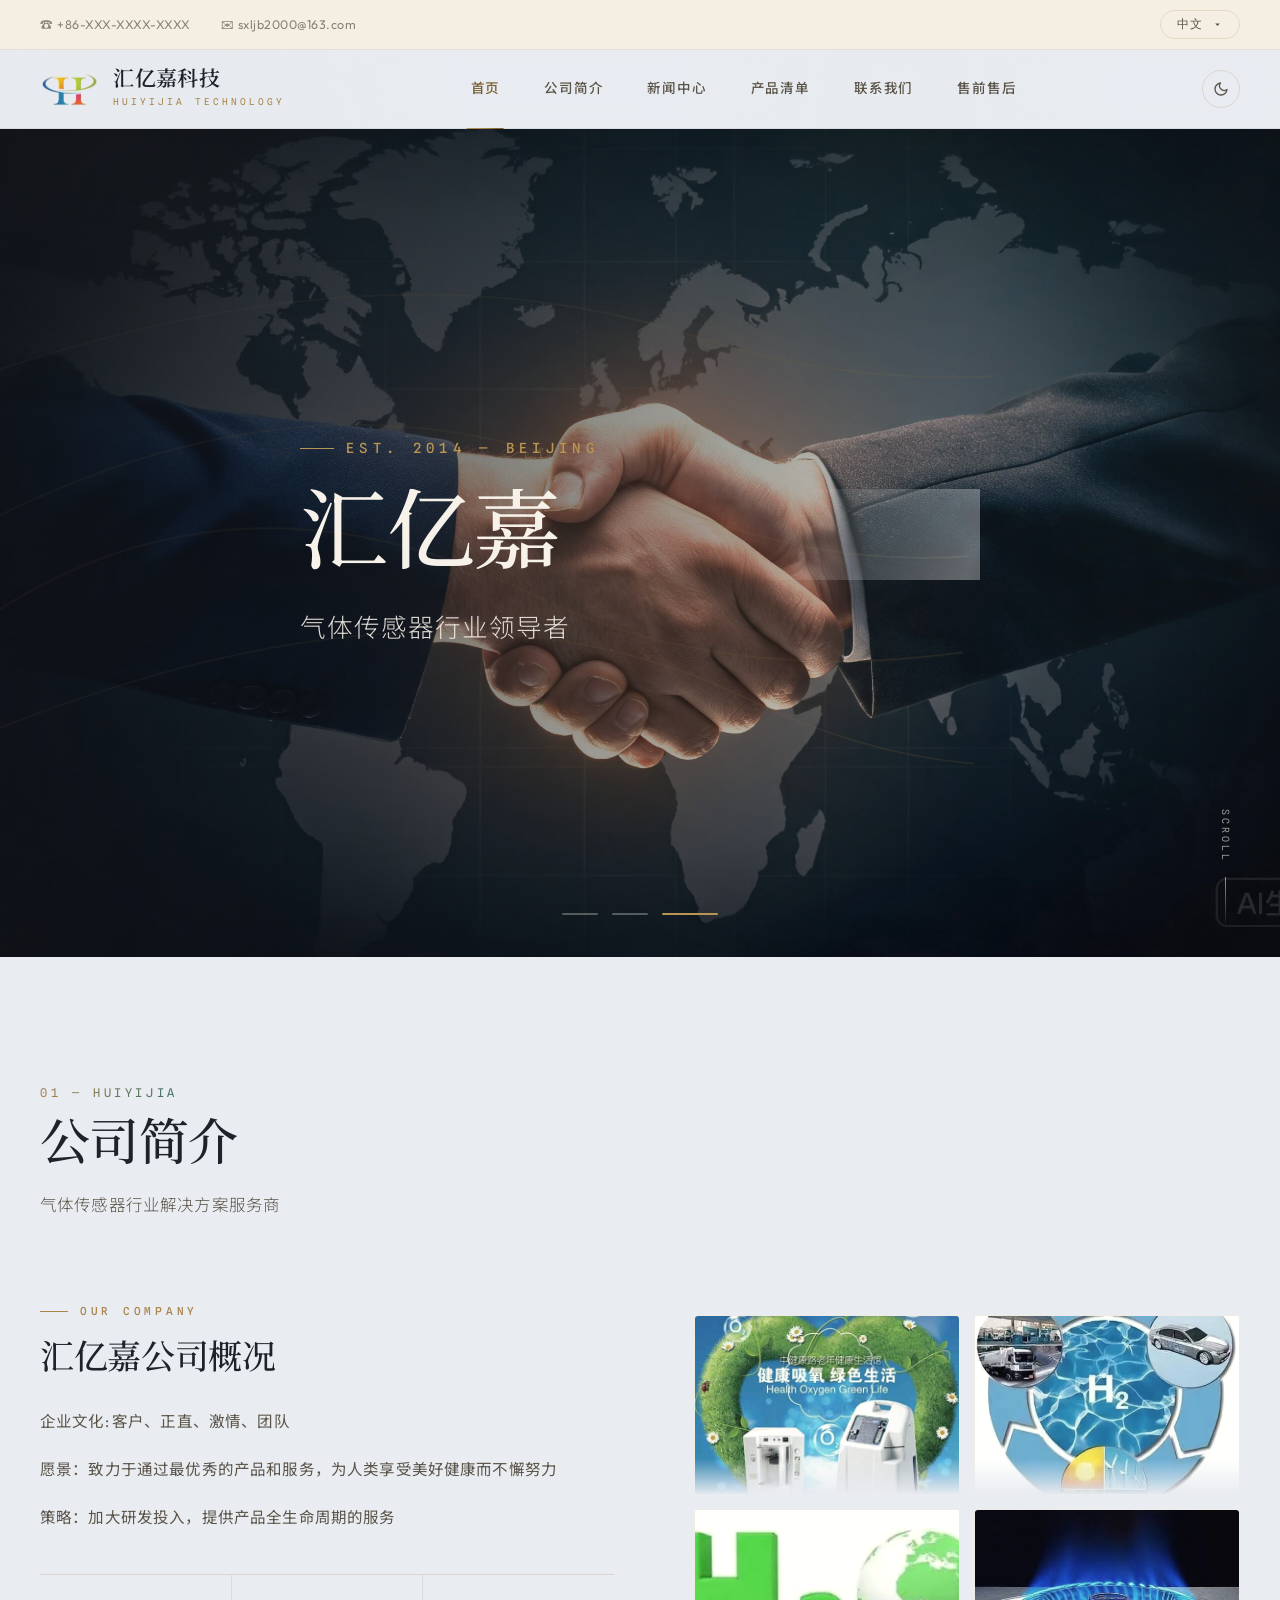
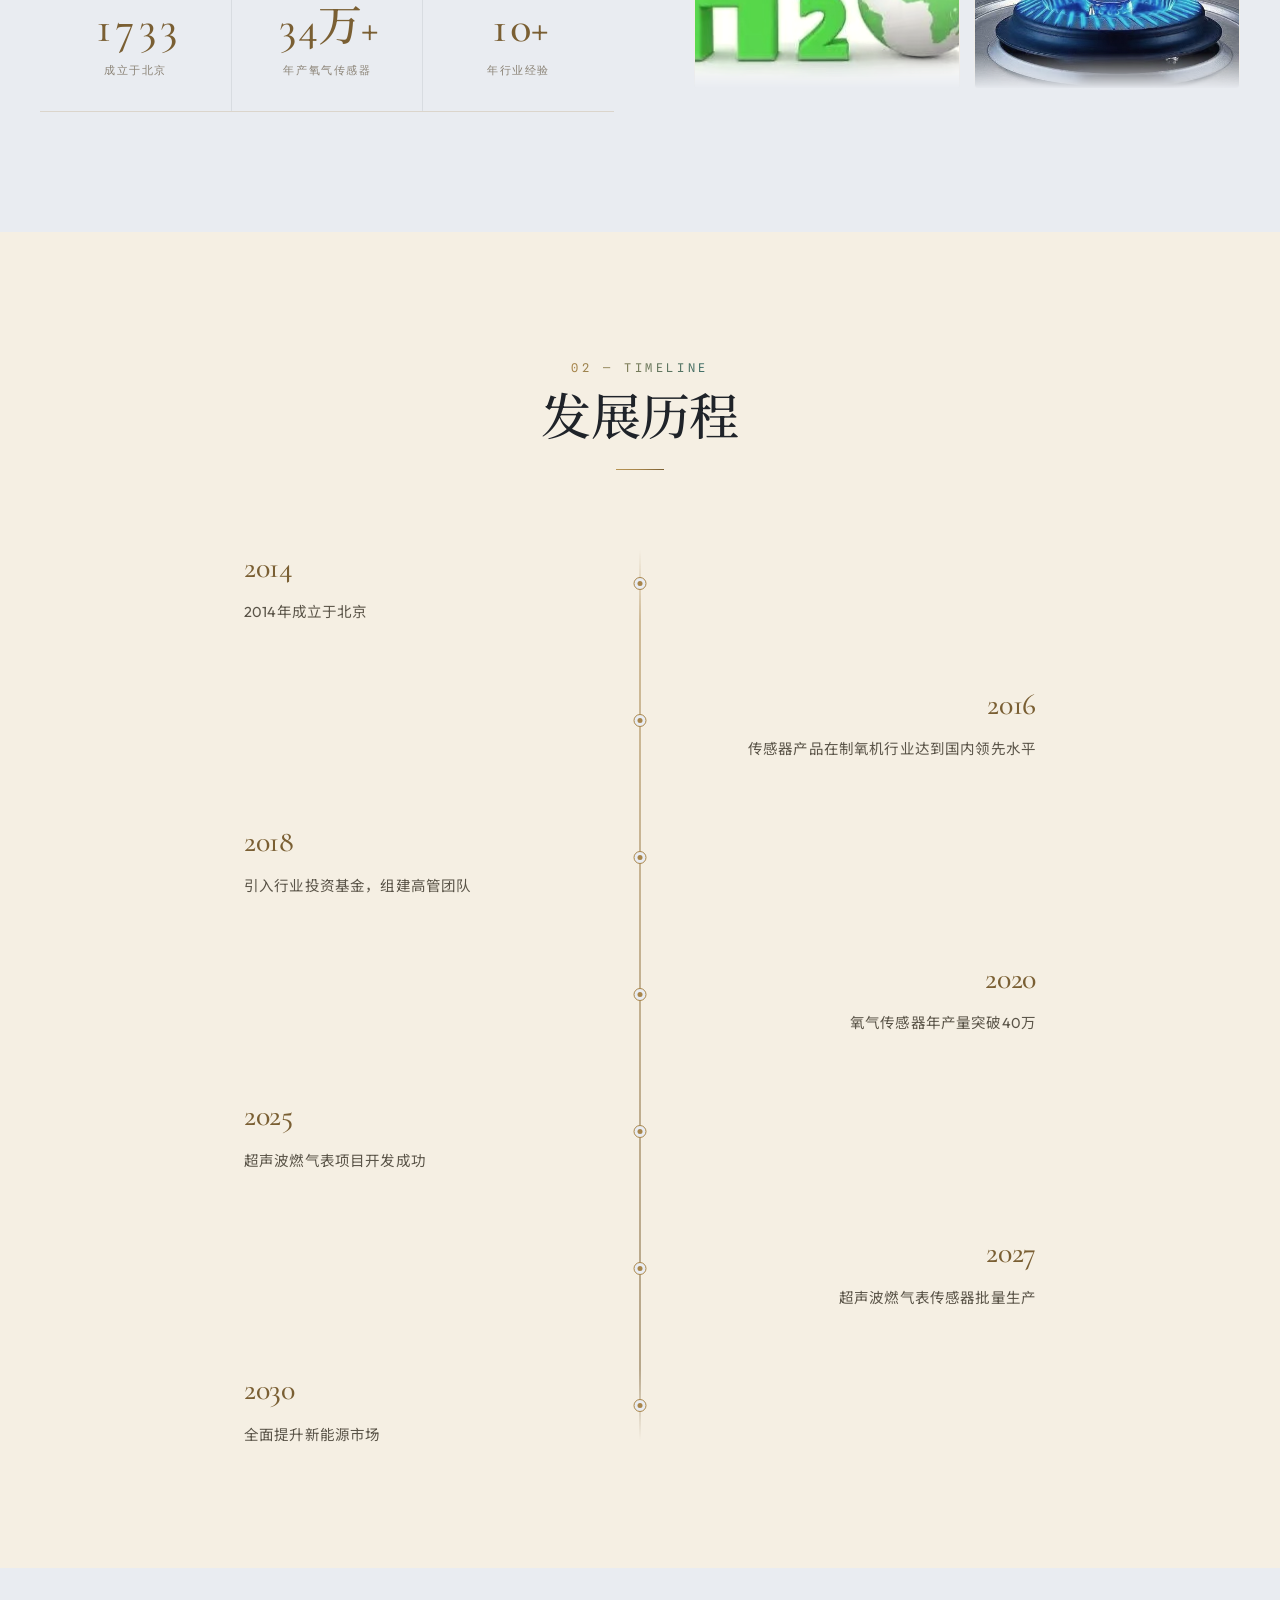
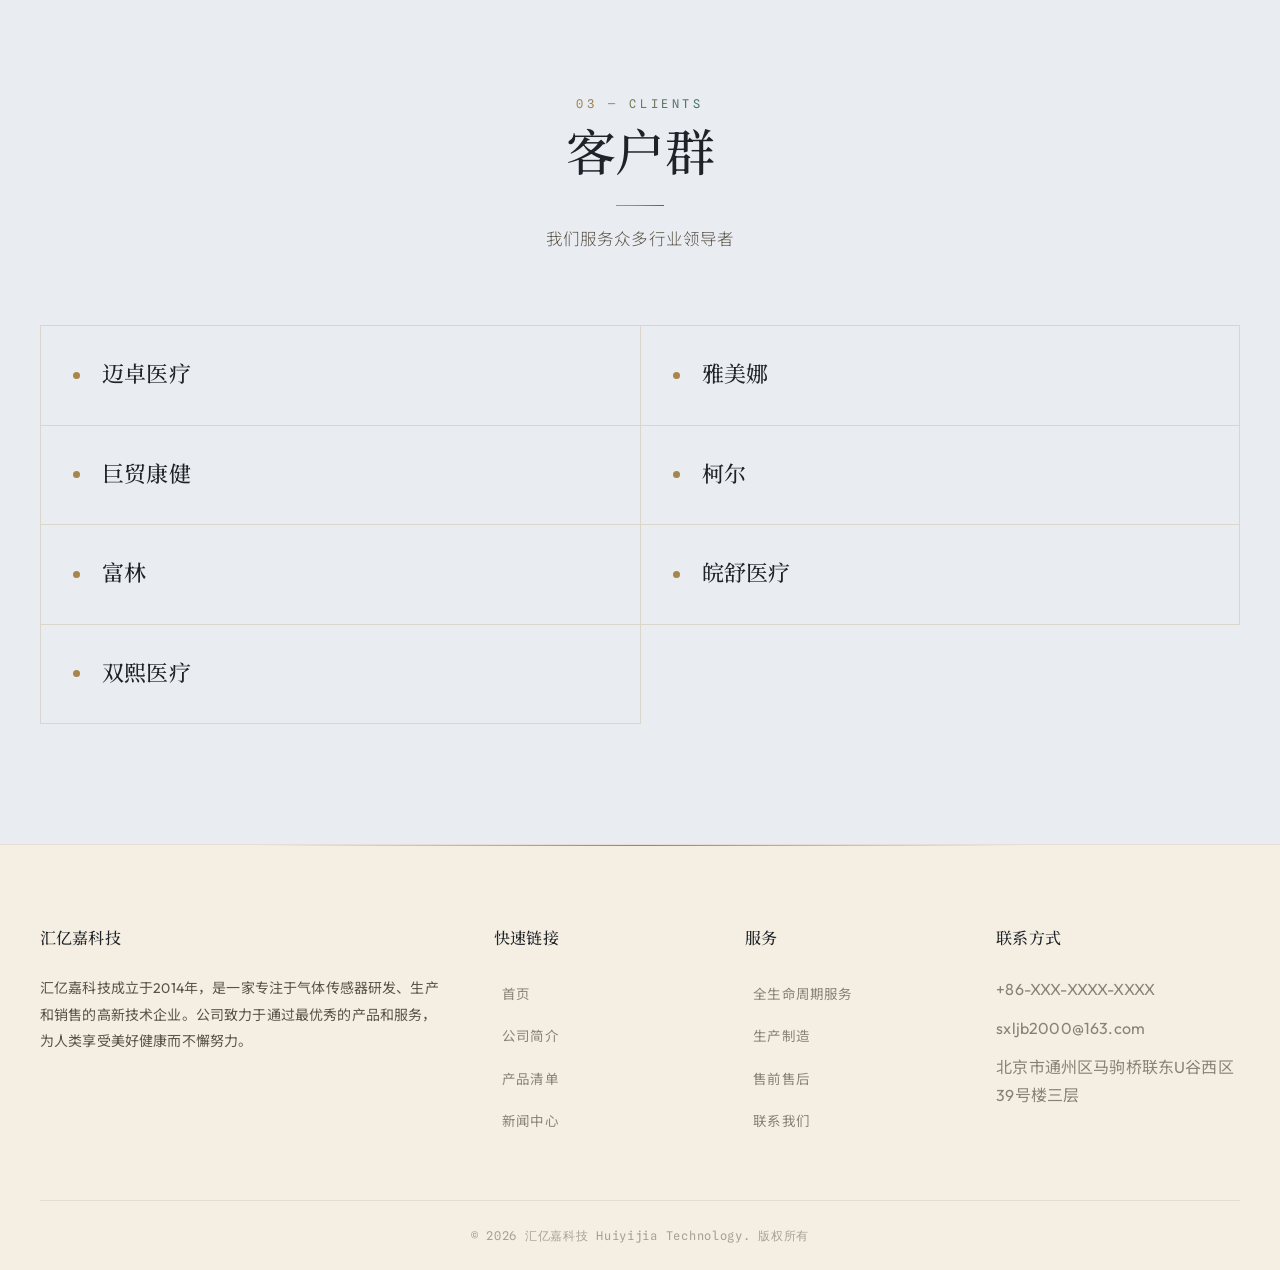
<file: index.html>
<!DOCTYPE html>
<html lang="zh-CN">
<head>
<meta charset="UTF-8">
<meta name="viewport" content="width=device-width, initial-scale=1.0">
<script>(function(){var t=localStorage.getItem('theme')||'light';document.documentElement.setAttribute('data-theme',t);})();</script>
<title>首页 | Huiyijia | Huiyijia Technology</title>
<meta name="description" content="汇亿嘉科技 — 气体传感器行业领导者，专注氧气传感器、超声波燃气表传感器的研发与制造。">
<link rel="preconnect" href="https://fonts.googleapis.com">
<link rel="preconnect" href="https://fonts.gstatic.com" crossorigin>
<link href="https://fonts.googleapis.com/css2?family=Cormorant+Garamond:ital,wght@0,300;0,400;0,500;0,600;0,700;1,400;1,500&family=Outfit:wght@300;400;500;600;700&family=Spline+Sans+Mono:wght@400;500&family=Noto+Serif+SC:wght@400;500;600;700&family=Noto+Sans+SC:wght@300;400;500;600&display=swap" rel="stylesheet">
<link rel="stylesheet" href="style.css">
</head>
<body>
<div class="top-bar">
  <div class="container">
    <div class="top-bar-left">
      <span>&#9742; +86-XXX-XXXX-XXXX</span>
      <span>&#9993; sxljb2000@163.com</span>
    </div>
    <div class="top-bar-right">
      <div class="lang-switcher" id="langSwitcher">
        <button class="lang-btn" onclick="toggleLang()">
          <span id="currentLang">中文</span>
          <svg viewBox="0 0 24 24"><path d="M7 10l5 5 5-5z"/></svg>
        </button>
        <div class="lang-dropdown" id="langDropdown"></div>
      </div>
    </div>
  </div>
</div>
<header class="header">
  <div class="container">
    <a href="index.html" class="logo">
      <img src="images/logo.png" alt="汇亿嘉科技" class="logo-img logo-img-lg">
      <div>
        <div class="logo-text">汇亿嘉科技</div>
        <div class="logo-sub">HUIYIJIA TECHNOLOGY</div>
      </div>
    </a>
    <nav class="nav-list" id="navList">
      <a href="index.html" data-i18n="nav_home" class="active">首页</a>
      <a href="about.html" data-i18n="nav_about">公司简介</a>
      <a href="news.html" data-i18n="nav_news">新闻中心</a>
      <a href="products.html" data-i18n="nav_products">产品清单</a>
      <a href="contact.html" data-i18n="nav_contact">联系我们</a>
      <a href="aftersales.html" data-i18n="nav_aftersales">售前售后</a>
    </nav>
    <button class="theme-toggle" id="themeToggle" aria-label="切换主题"><svg class="icon-moon" viewBox="0 0 24 24"><path d="M21 12.79A9 9 0 1 1 11.21 3 7 7 0 0 0 21 12.79z"/></svg><svg class="icon-sun" viewBox="0 0 24 24"><circle cx="12" cy="12" r="5"/><line x1="12" y1="1" x2="12" y2="3"/><line x1="12" y1="21" x2="12" y2="23"/><line x1="4.22" y1="4.22" x2="5.64" y2="5.64"/><line x1="18.36" y1="18.36" x2="19.78" y2="19.78"/><line x1="1" y1="12" x2="3" y2="12"/><line x1="21" y1="12" x2="23" y2="12"/><line x1="4.22" y1="19.78" x2="5.64" y2="18.36"/><line x1="18.36" y1="5.64" x2="19.78" y2="4.22"/></svg></button>
    <div class="mobile-toggle" onclick="document.getElementById('navList').classList.toggle('open')">
      <span></span><span></span><span></span>
    </div>
  </div>
</header>
<section class="hero">
  <div class="hero-slide active"><img src="images/hero-1.png" alt=""></div>
  <div class="hero-slide"><img src="images/hero-2.png" alt=""></div>
  <div class="hero-slide"><img src="images/hero-3-new.jpg" alt=""></div>
  <div class="hero-overlay"></div>
  <div class="hero-spotlight"></div>
  <svg class="beams-svg" preserveAspectRatio="none" viewBox="0 0 1200 800">
    <path class="beam-path" d="M -50 400 Q 300 200 600 350 T 1250 300" />
    <path class="beam-path" d="M -50 500 Q 200 300 500 450 T 1250 400" style="animation-delay:.5s" />
    <path class="beam-path" d="M -50 600 Q 400 400 700 550 T 1250 500" style="animation-delay:1s" />
    <path class="beam-path" d="M -50 250 Q 350 100 650 200 T 1250 150" style="animation-delay:1.5s" />
  </svg>
  <div class="hero-content">
    <span class="eyebrow">EST. 2014 — BEIJING</span>
    <h1 data-i18n="hero_title" class="shiny-text">汇亿嘉</h1>
    <p data-i18n="hero_sub">气体传感器行业领导者</p>
  </div>
  <div class="hero-dots">
    <span class="active" onclick="goSlide(0)"></span>
    <span onclick="goSlide(1)"></span>
    <span onclick="goSlide(2)"></span>
  </div>
  <div class="hero-scroll">SCROLL</div>
</section>
<section class="section">
  <div class="container">
    <div class="section-header fade-up">
      <span class="section-index gradient-text">01 — HUIYIJIA</span>
      <h2 data-i18n="about_title">公司简介</h2>
      <p data-i18n="about_subtitle" class="text-generate">气体传感器行业解决方案服务商</p>
    </div>
    <div class="about-grid">
      <div class="about-text fade-up">
        <span class="eyebrow">OUR COMPANY</span>
        <h3 data-i18n="about_heading">汇亿嘉公司概况</h3>
        <p data-i18n="about_p1">企业文化: 客户、正直、激情、团队</p>
        <p data-i18n="about_p2">愿景：致力于通过最优秀的产品和服务，为人类享受美好健康而不懈努力</p>
        <p data-i18n="about_p3">策略：加大研发投入，提供产品全生命周期的服务</p>
        <div class="about-stats">
          <div class="stat-item"><div class="stat-num" data-count="2014">0</div><div class="stat-label" data-i18n="stat_founded">成立于北京</div></div>
          <div class="stat-item"><div class="stat-num" data-count="40" data-suffix="万+">0</div><div class="stat-label" data-i18n="stat_output">年产氧气传感器</div></div>
          <div class="stat-item"><div class="stat-num" data-count="12" data-suffix="+">0</div><div class="stat-label" data-i18n="stat_years">年行业经验</div></div>
        </div>
      </div>
      <div class="about-images fade-up">
        <img src="images/company-overview-1.png" alt="">
        <img src="images/company-overview-2.png" alt="">
        <img src="images/company-overview-3.png" alt="">
        <img src="images/company-overview-4.png" alt="">
      </div>
    </div>
  </div>
</section>
<section class="section section-alt">
  <div class="container">
    <div class="section-header center fade-up">
      <span class="section-index gradient-text">02 — TIMELINE</span>
      <h2 data-i18n="timeline_title">发展历程</h2>
    </div>
    <div class="timeline tracing-beam-wrapper">
      <svg class="tracing-beam-svg"><path class="tracing-beam-path" d="M 0.5 0 L 0.5 800" /></svg>
      <div class="timeline-item fade-up"><div class="timeline-dot"></div><div class="timeline-content"><div class="timeline-year">2014</div><div class="timeline-text" data-i18n="tl_2014">2014年成立于北京</div></div></div>
      <div class="timeline-item fade-up"><div class="timeline-dot"></div><div class="timeline-content"><div class="timeline-year">2016</div><div class="timeline-text" data-i18n="tl_2016">传感器产品在制氧机行业达到国内领先水平</div></div></div>
      <div class="timeline-item fade-up"><div class="timeline-dot"></div><div class="timeline-content"><div class="timeline-year">2018</div><div class="timeline-text" data-i18n="tl_2018">引入行业投资基金，组建高管团队</div></div></div>
      <div class="timeline-item fade-up"><div class="timeline-dot"></div><div class="timeline-content"><div class="timeline-year">2020</div><div class="timeline-text" data-i18n="tl_2020">氧气传感器年产量突破40万</div></div></div>
      <div class="timeline-item fade-up"><div class="timeline-dot"></div><div class="timeline-content"><div class="timeline-year">2025</div><div class="timeline-text" data-i18n="tl_2025">超声波燃气表项目开发成功</div></div></div>
      <div class="timeline-item fade-up"><div class="timeline-dot"></div><div class="timeline-content"><div class="timeline-year">2027</div><div class="timeline-text" data-i18n="tl_2027">超声波燃气表传感器批量生产</div></div></div>
      <div class="timeline-item fade-up"><div class="timeline-dot"></div><div class="timeline-content"><div class="timeline-year">2030</div><div class="timeline-text" data-i18n="tl_2030">全面提升新能源市场</div></div></div>
    </div>
  </div>
</section>
<section class="section">
  <div class="container">
    <div class="section-header center fade-up">
      <span class="section-index gradient-text">03 — CLIENTS</span>
      <h2 data-i18n="clients_title">客户群</h2>
      <p data-i18n="clients_subtitle" class="text-generate">我们服务众多行业领导者</p>
    </div>
    <div class="clients-grid">
      <div class="client-card fade-up card-spotlight glare-card"><span class="client-dot"></span><span class="client-name" data-i18n="client1">迈卓医疗</span></div>
      <div class="client-card fade-up card-spotlight glare-card"><span class="client-dot"></span><span class="client-name" data-i18n="client2">雅美娜</span></div>
      <div class="client-card fade-up card-spotlight glare-card"><span class="client-dot"></span><span class="client-name" data-i18n="client3">巨贸康健</span></div>
      <div class="client-card fade-up card-spotlight glare-card"><span class="client-dot"></span><span class="client-name" data-i18n="client4">柯尔</span></div>
      <div class="client-card fade-up card-spotlight glare-card"><span class="client-dot"></span><span class="client-name" data-i18n="client5">富林</span></div>
      <div class="client-card fade-up card-spotlight glare-card"><span class="client-dot"></span><span class="client-name" data-i18n="client6">皖舒医疗</span></div>
      <div class="client-card fade-up card-spotlight glare-card"><span class="client-dot"></span><span class="client-name" data-i18n="client7">双熙医疗</span></div>
    </div>
  </div>
</section>

<footer class="footer">
  <div class="container">
    <div class="footer-grid">
      <div class="footer-about"><h4>汇亿嘉科技</h4><p data-i18n="footer_about">汇亿嘉科技成立于2014年，是一家专注于气体传感器研发、生产和销售的高新技术企业。公司致力于通过最优秀的产品和服务，为人类享受美好健康而不懈努力。</p></div>
      <div><h4 data-i18n="footer_quick">快速链接</h4><ul><li><a href="index.html" data-i18n="nav_home">首页</a></li><li><a href="about.html" data-i18n="nav_about">公司简介</a></li><li><a href="products.html" data-i18n="nav_products">产品清单</a></li><li><a href="news.html" data-i18n="nav_news">新闻中心</a></li></ul></div>
      <div><h4 data-i18n="footer_services">服务</h4><ul><li><a href="about.html" data-i18n="nav_lifecycle">全生命周期服务</a></li><li><a href="about.html" data-i18n="nav_manufacturing">生产制造</a></li><li><a href="aftersales.html" data-i18n="nav_aftersales">售前售后</a></li><li><a href="contact.html" data-i18n="nav_contact">联系我们</a></li></ul></div>
      <div><h4 data-i18n="footer_contact">联系方式</h4><ul><li>+86-XXX-XXXX-XXXX</li><li>sxljb2000@163.com</li><li data-i18n="footer_addr">北京市通州区马驹桥联东U谷西区39号楼三层</li></ul></div>
    </div>
    <div class="footer-bottom"><p>&copy; 2026 汇亿嘉科技 Huiyijia Technology. <span data-i18n="footer_rights">版权所有</span></p></div>
  </div>
</footer>
<div class="scroll-top" id="scrollTop" onclick="window.scrollTo({top:0,behavior:'smooth'})">&#8593;</div>
<script src="theme.js"></script>
<script src="effects.js"></script>
<script src="i18n.js"></script>
</body>
</html>
</file>
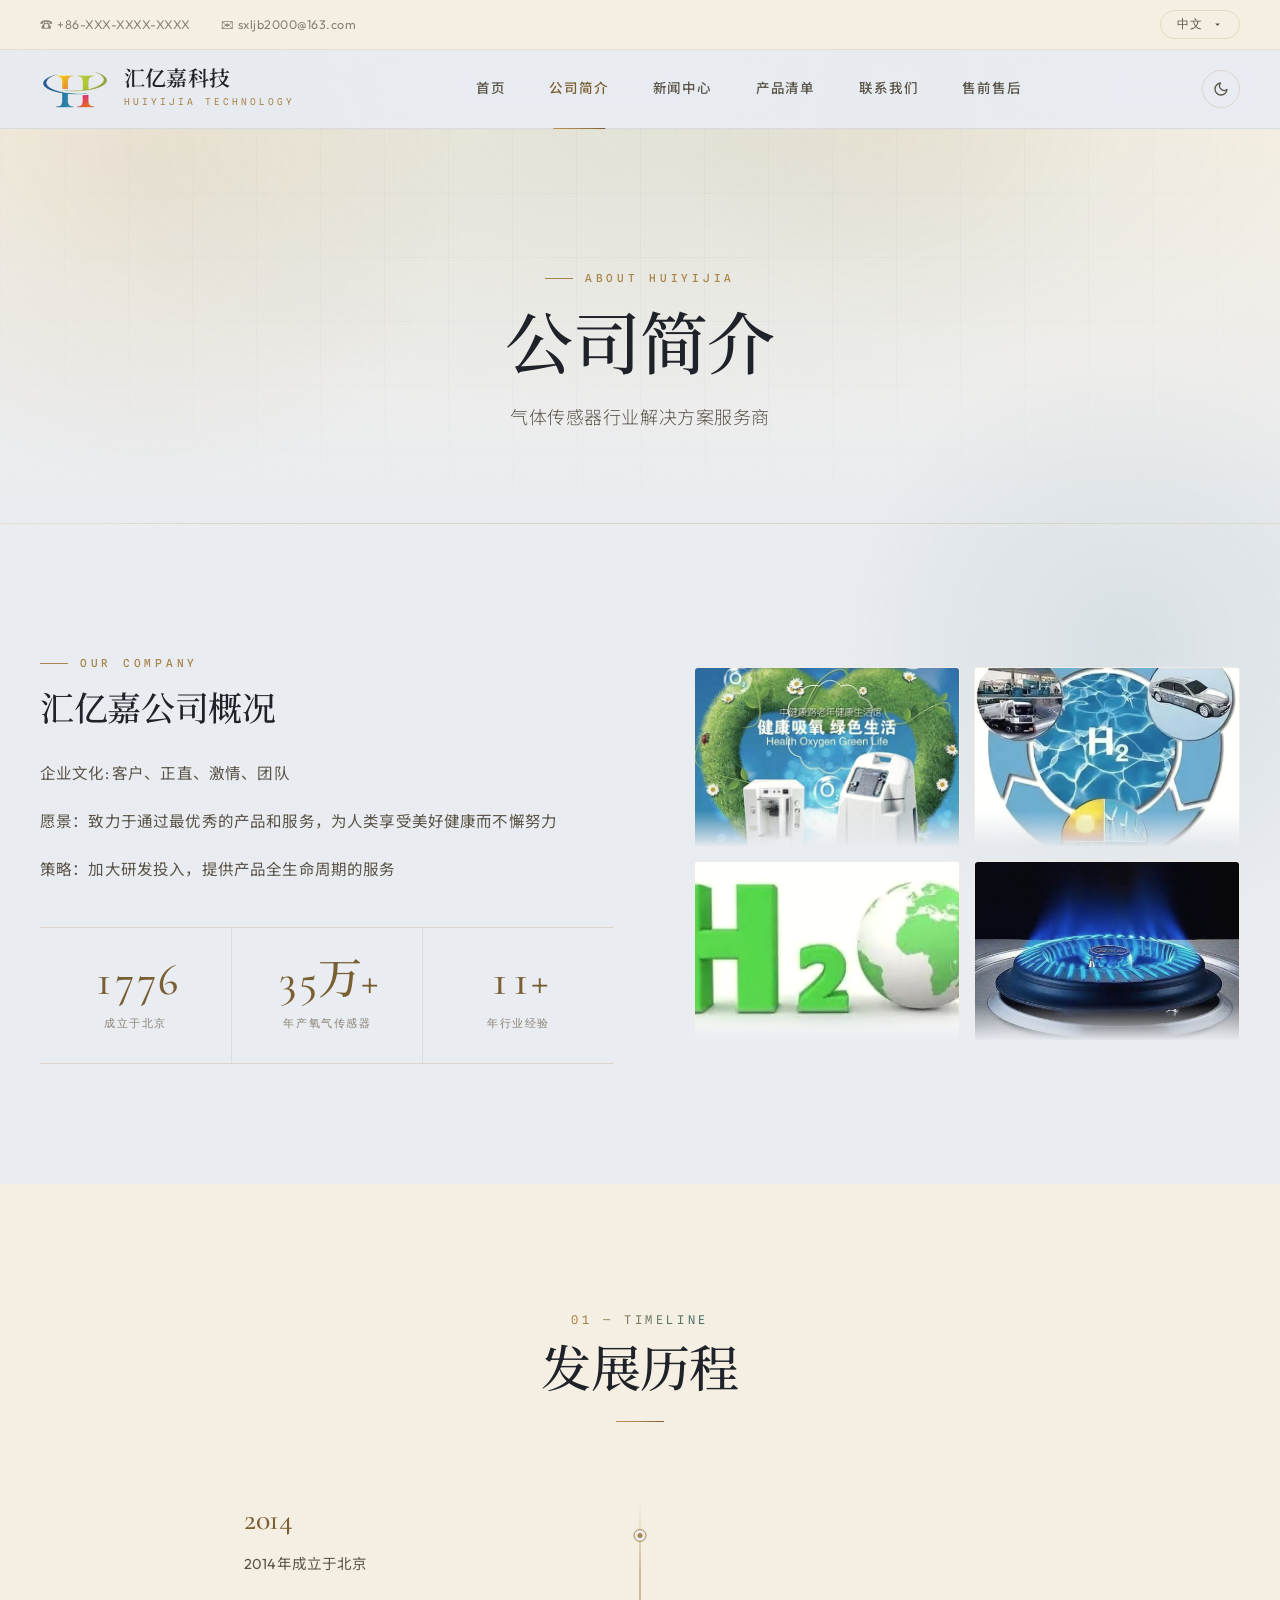
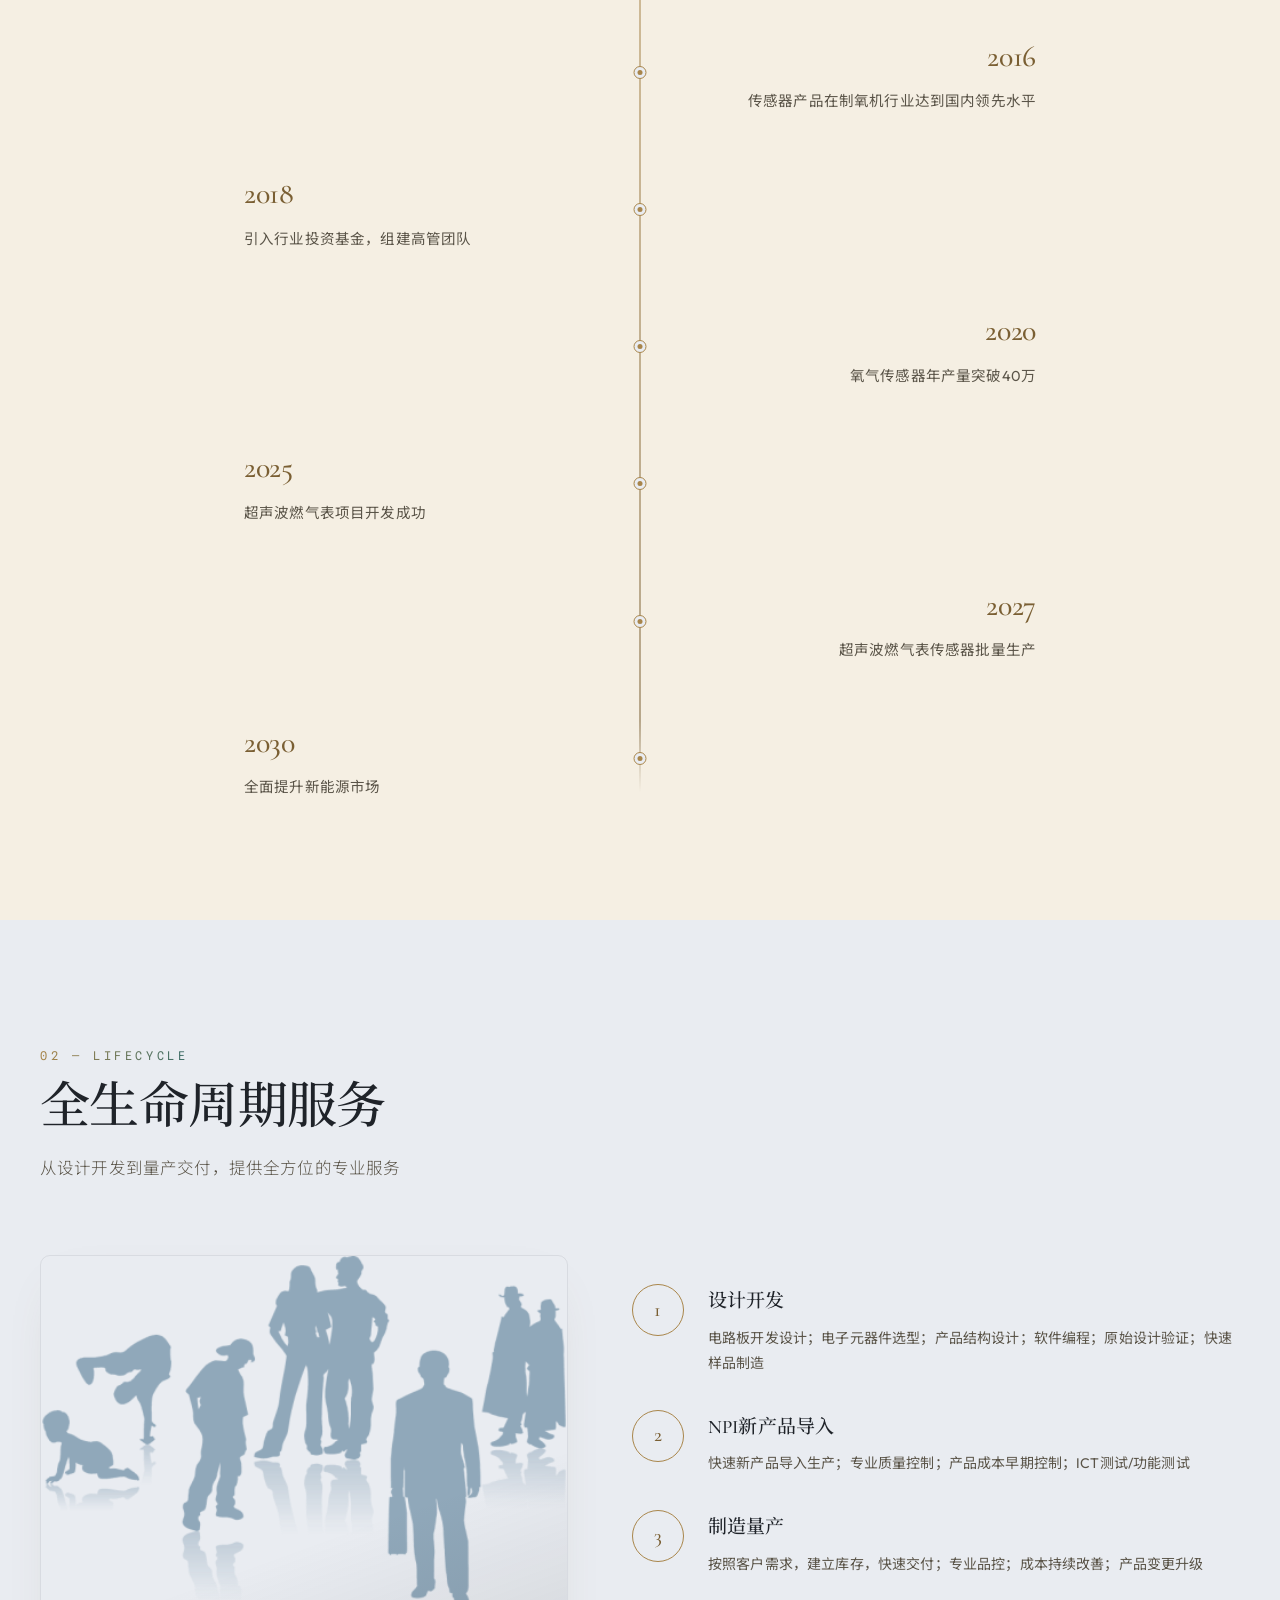
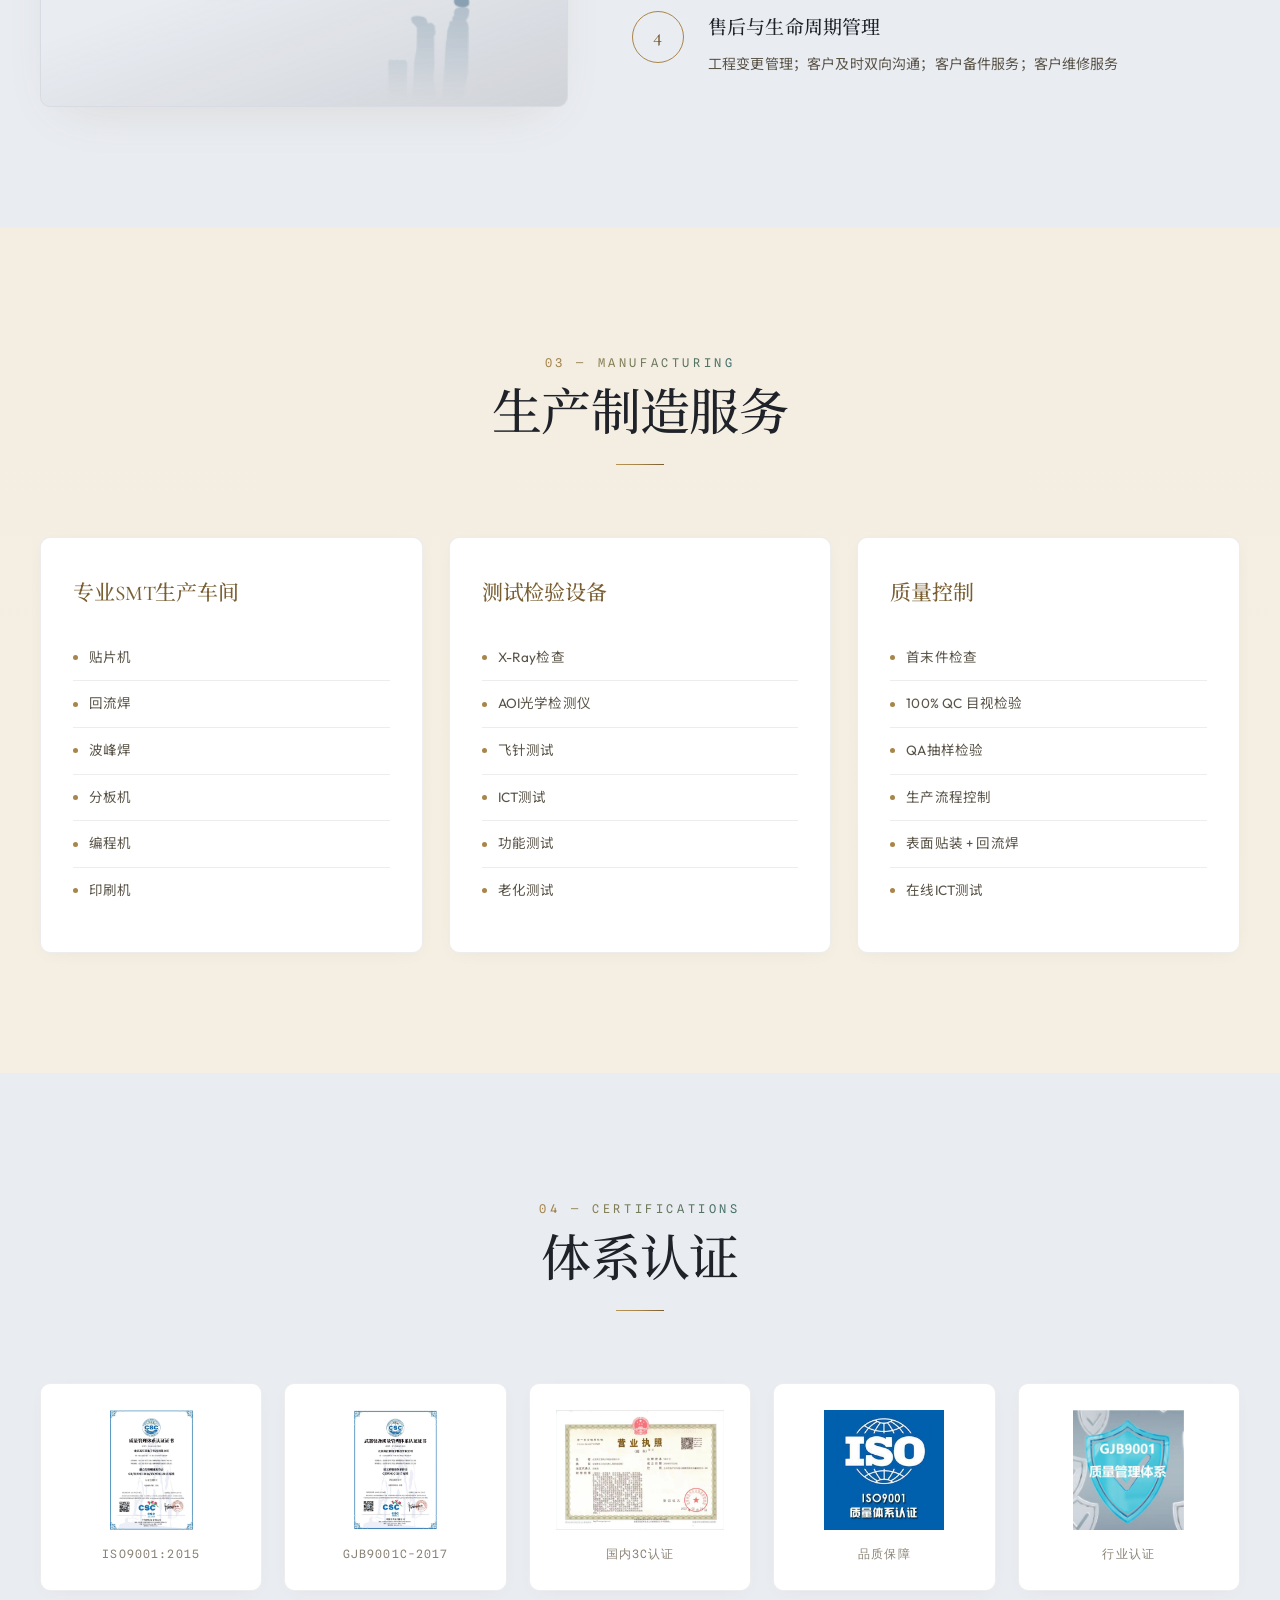
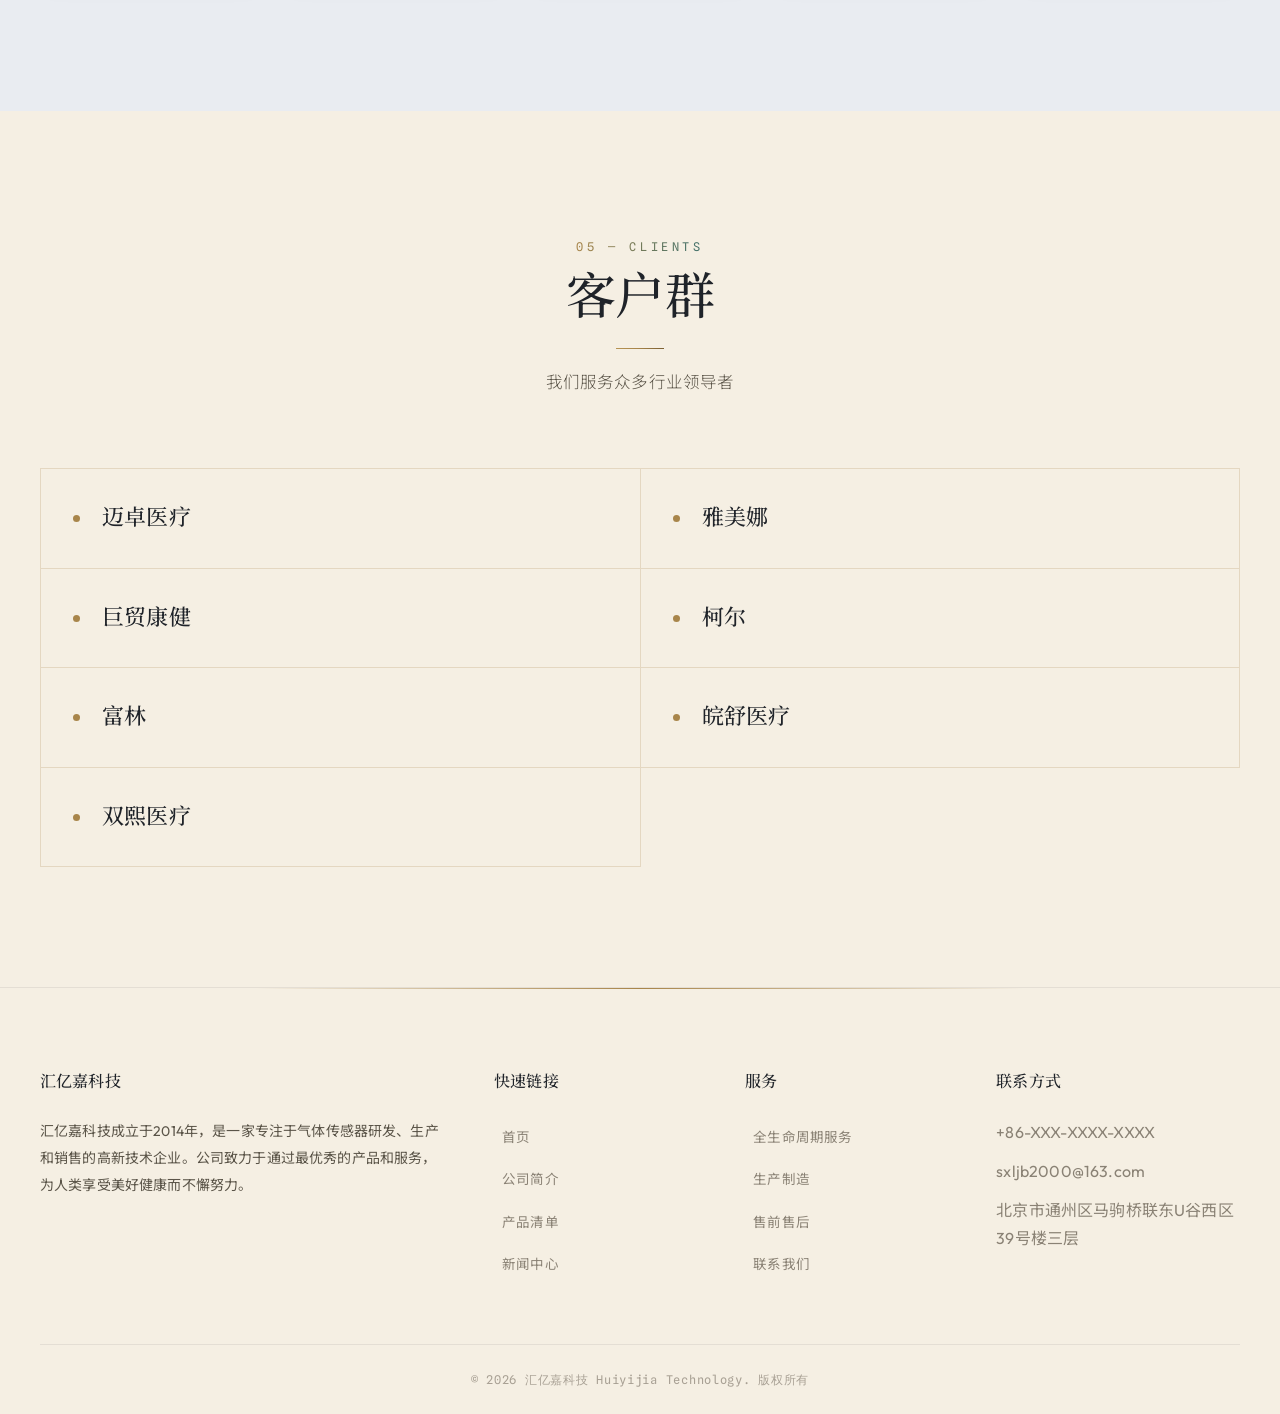
<file: about.html>
<!DOCTYPE html>
<html lang="zh-CN">
<head>
<meta charset="UTF-8">
<meta name="viewport" content="width=device-width, initial-scale=1.0">
<script>(function(){var t=localStorage.getItem('theme')||'light';document.documentElement.setAttribute('data-theme',t);})();</script>
<title>公司简介 | Huiyijia | Huiyijia Technology</title>
<meta name="description" content="汇亿嘉科技 — 成立于2014年，专注气体传感器研发制造，提供产品全生命周期服务。">
<link rel="preconnect" href="https://fonts.googleapis.com">
<link rel="preconnect" href="https://fonts.gstatic.com" crossorigin>
<link href="https://fonts.googleapis.com/css2?family=Cormorant+Garamond:ital,wght@0,300;0,400;0,500;0,600;0,700;1,400;1,500&family=Outfit:wght@300;400;500;600;700&family=Spline+Sans+Mono:wght@400;500&family=Noto+Serif+SC:wght@400;500;600;700&family=Noto+Sans+SC:wght@300;400;500;600&display=swap" rel="stylesheet">
<link rel="stylesheet" href="style.css">
</head>
<body>
<div class="top-bar">
  <div class="container">
    <div class="top-bar-left">
      <span>&#9742; +86-XXX-XXXX-XXXX</span>
      <span>&#9993; sxljb2000@163.com</span>
    </div>
    <div class="top-bar-right">
      <div class="lang-switcher" id="langSwitcher">
        <button class="lang-btn" onclick="toggleLang()">
          <span id="currentLang">中文</span>
          <svg viewBox="0 0 24 24"><path d="M7 10l5 5 5-5z"/></svg>
        </button>
        <div class="lang-dropdown" id="langDropdown"></div>
      </div>
    </div>
  </div>
</div>
<header class="header">
  <div class="container">
    <a href="index.html" class="logo">
      <img src="images/logo.png" alt="汇亿嘉科技" class="logo-img">
      <div>
        <div class="logo-text">汇亿嘉科技</div>
        <div class="logo-sub">HUIYIJIA TECHNOLOGY</div>
      </div>
    </a>
    <nav class="nav-list" id="navList">
      <a href="index.html" data-i18n="nav_home">首页</a>
      <a href="about.html" data-i18n="nav_about" class="active">公司简介</a>
      <a href="news.html" data-i18n="nav_news">新闻中心</a>
      <a href="products.html" data-i18n="nav_products">产品清单</a>
      <a href="contact.html" data-i18n="nav_contact">联系我们</a>
      <a href="aftersales.html" data-i18n="nav_aftersales">售前售后</a>
    </nav>
    <button class="theme-toggle" id="themeToggle" aria-label="切换主题"><svg class="icon-moon" viewBox="0 0 24 24"><path d="M21 12.79A9 9 0 1 1 11.21 3 7 7 0 0 0 21 12.79z"/></svg><svg class="icon-sun" viewBox="0 0 24 24"><circle cx="12" cy="12" r="5"/><line x1="12" y1="1" x2="12" y2="3"/><line x1="12" y1="21" x2="12" y2="23"/><line x1="4.22" y1="4.22" x2="5.64" y2="5.64"/><line x1="18.36" y1="18.36" x2="19.78" y2="19.78"/><line x1="1" y1="12" x2="3" y2="12"/><line x1="21" y1="12" x2="23" y2="12"/><line x1="4.22" y1="19.78" x2="5.64" y2="18.36"/><line x1="18.36" y1="5.64" x2="19.78" y2="4.22"/></svg></button>
    <div class="mobile-toggle" onclick="document.getElementById('navList').classList.toggle('open')">
      <span></span><span></span><span></span>
    </div>
  </div>
</header>
<div class="page-banner">
  <div class="container">
    <span class="eyebrow">ABOUT HUIYIJIA</span>
    <h1 data-i18n="about_title">公司简介</h1>
    <p data-i18n="about_subtitle">气体传感器行业解决方案服务商</p>
  </div>
</div>
<section class="section">
  <div class="container">
    <div class="about-grid">
      <div class="about-text fade-up">
        <span class="eyebrow">OUR COMPANY</span>
        <h3 data-i18n="about_heading">汇亿嘉公司概况</h3>
        <p data-i18n="about_p1">企业文化: 客户、正直、激情、团队</p>
        <p data-i18n="about_p2">愿景：致力于通过最优秀的产品和服务，为人类享受美好健康而不懈努力</p>
        <p data-i18n="about_p3">策略：加大研发投入，提供产品全生命周期的服务</p>
        <div class="about-stats">
          <div class="stat-item"><div class="stat-num" data-count="2014">0</div><div class="stat-label" data-i18n="stat_founded">成立于北京</div></div>
          <div class="stat-item"><div class="stat-num" data-count="40" data-suffix="万+">0</div><div class="stat-label" data-i18n="stat_output">年产氧气传感器</div></div>
          <div class="stat-item"><div class="stat-num" data-count="12" data-suffix="+">0</div><div class="stat-label" data-i18n="stat_years">年行业经验</div></div>
        </div>
      </div>
      <div class="about-images fade-up">
        <img src="images/company-overview-1.png" alt="">
        <img src="images/company-overview-2.png" alt="">
        <img src="images/company-overview-3.png" alt="">
        <img src="images/company-overview-4.png" alt="">
      </div>
    </div>
  </div>
</section>
<section class="section section-alt">
  <div class="container">
    <div class="section-header center fade-up">
      <span class="section-index gradient-text">01 — TIMELINE</span>
      <h2 data-i18n="timeline_title">发展历程</h2>
    </div>
    <div class="timeline tracing-beam-wrapper">
      <svg class="tracing-beam-svg"><path class="tracing-beam-path" d="M 0.5 0 L 0.5 800" /></svg>
      <div class="timeline-item fade-up"><div class="timeline-dot"></div><div class="timeline-content"><div class="timeline-year">2014</div><div class="timeline-text" data-i18n="tl_2014">2014年成立于北京</div></div></div>
      <div class="timeline-item fade-up"><div class="timeline-dot"></div><div class="timeline-content"><div class="timeline-year">2016</div><div class="timeline-text" data-i18n="tl_2016">传感器产品在制氧机行业达到国内领先水平</div></div></div>
      <div class="timeline-item fade-up"><div class="timeline-dot"></div><div class="timeline-content"><div class="timeline-year">2018</div><div class="timeline-text" data-i18n="tl_2018">引入行业投资基金，组建高管团队</div></div></div>
      <div class="timeline-item fade-up"><div class="timeline-dot"></div><div class="timeline-content"><div class="timeline-year">2020</div><div class="timeline-text" data-i18n="tl_2020">氧气传感器年产量突破40万</div></div></div>
      <div class="timeline-item fade-up"><div class="timeline-dot"></div><div class="timeline-content"><div class="timeline-year">2025</div><div class="timeline-text" data-i18n="tl_2025">超声波燃气表项目开发成功</div></div></div>
      <div class="timeline-item fade-up"><div class="timeline-dot"></div><div class="timeline-content"><div class="timeline-year">2027</div><div class="timeline-text" data-i18n="tl_2027">超声波燃气表传感器批量生产</div></div></div>
      <div class="timeline-item fade-up"><div class="timeline-dot"></div><div class="timeline-content"><div class="timeline-year">2030</div><div class="timeline-text" data-i18n="tl_2030">全面提升新能源市场</div></div></div>
    </div>
  </div>
</section>
<section class="section">
  <div class="container">
    <div class="section-header fade-up">
      <span class="section-index gradient-text">02 — LIFECYCLE</span>
      <h2 data-i18n="lifecycle_title">全生命周期服务</h2>
      <p data-i18n="lifecycle_subtitle">从设计开发到量产交付，提供全方位的专业服务</p>
    </div>
    <div class="lifecycle-wrapper fade-up">
      <div class="lifecycle-image"><img src="images/lifecycle-service.png" alt=""></div>
      <div class="lifecycle-steps">
        <div class="lifecycle-step"><div class="lifecycle-step-num">1</div><div class="lifecycle-step-content"><h4 data-i18n="lc1_title">设计开发</h4><p data-i18n="lc1_desc">电路板开发设计；电子元器件选型；产品结构设计；软件编程；原始设计验证；快速样品制造</p></div></div>
        <div class="lifecycle-step"><div class="lifecycle-step-num">2</div><div class="lifecycle-step-content"><h4 data-i18n="lc2_title">NPI新产品导入</h4><p data-i18n="lc2_desc">快速新产品导入生产；专业质量控制；产品成本早期控制；ICT测试/功能测试</p></div></div>
        <div class="lifecycle-step"><div class="lifecycle-step-num">3</div><div class="lifecycle-step-content"><h4 data-i18n="lc3_title">制造量产</h4><p data-i18n="lc3_desc">按照客户需求，建立库存，快速交付；专业品控；成本持续改善；产品变更升级</p></div></div>
        <div class="lifecycle-step"><div class="lifecycle-step-num">4</div><div class="lifecycle-step-content"><h4 data-i18n="lc4_title">售后与生命周期管理</h4><p data-i18n="lc4_desc">工程变更管理；客户及时双向沟通；客户备件服务；客户维修服务</p></div></div>
      </div>
    </div>
  </div>
</section>
<section class="section section-dark">
  <div class="container">
    <div class="section-header center fade-up">
      <span class="section-index gradient-text">03 — MANUFACTURING</span>
      <h2 data-i18n="mfg_title">生产制造服务</h2>
    </div>
    <div class="mfg-grid">
      <div class="mfg-card fade-up card-spotlight glare-card"><h3 data-i18n="mfg1_title">专业SMT生产车间</h3><ul><li data-i18n="mfg1_1">贴片机</li><li data-i18n="mfg1_2">回流焊</li><li data-i18n="mfg1_3">波峰焊</li><li data-i18n="mfg1_4">分板机</li><li data-i18n="mfg1_5">编程机</li><li data-i18n="mfg1_6">印刷机</li></ul></div>
      <div class="mfg-card fade-up card-spotlight glare-card"><h3 data-i18n="mfg2_title">测试检验设备</h3><ul><li data-i18n="mfg2_1">X-Ray检查</li><li data-i18n="mfg2_2">AOI光学检测仪</li><li data-i18n="mfg2_3">飞针测试</li><li data-i18n="mfg2_4">ICT测试</li><li data-i18n="mfg2_5">功能测试</li><li data-i18n="mfg2_6">老化测试</li></ul></div>
      <div class="mfg-card fade-up card-spotlight glare-card"><h3 data-i18n="mfg3_title">质量控制</h3><ul><li data-i18n="mfg3_1">首末件检查</li><li data-i18n="mfg3_2">100% QC 目视检验</li><li data-i18n="mfg3_3">QA抽样检验</li><li data-i18n="mfg3_4">生产流程控制</li><li data-i18n="mfg3_5">表面贴装 + 回流焊</li><li data-i18n="mfg3_6">在线ICT测试</li></ul></div>
    </div>
  </div>
</section>
<section class="section">
  <div class="container">
    <div class="section-header center fade-up">
      <span class="section-index gradient-text">04 — CERTIFICATIONS</span>
      <h2 data-i18n="cert_title">体系认证</h2>
    </div>
    <div class="certs-grid">
      <div class="cert-card fade-up card-spotlight glare-card"><img src="images/cert-1.png" alt=""><p>ISO9001:2015</p></div>
      <div class="cert-card fade-up card-spotlight glare-card"><img src="images/cert-2.png" alt=""><p>GJB9001C-2017</p></div>
      <div class="cert-card fade-up card-spotlight glare-card"><img src="images/cert-3.png" alt=""><p data-i18n="cert_3c">国内3C认证</p></div>
      <div class="cert-card fade-up card-spotlight glare-card"><img src="images/cert-4.png" alt=""><p data-i18n="cert_other1">品质保障</p></div>
      <div class="cert-card fade-up card-spotlight glare-card"><img src="images/cert-5.png" alt=""><p data-i18n="cert_other2">行业认证</p></div>
    </div>
  </div>
</section>
<section class="section section-alt">
  <div class="container">
    <div class="section-header center fade-up">
      <span class="section-index gradient-text">05 — CLIENTS</span>
      <h2 data-i18n="clients_title">客户群</h2>
      <p data-i18n="clients_subtitle">我们服务众多行业领导者</p>
    </div>
    <div class="clients-grid">
      <div class="client-card fade-up card-spotlight glare-card"><span class="client-dot"></span><span class="client-name" data-i18n="client1">迈卓医疗</span></div>
      <div class="client-card fade-up card-spotlight glare-card"><span class="client-dot"></span><span class="client-name" data-i18n="client2">雅美娜</span></div>
      <div class="client-card fade-up card-spotlight glare-card"><span class="client-dot"></span><span class="client-name" data-i18n="client3">巨贸康健</span></div>
      <div class="client-card fade-up card-spotlight glare-card"><span class="client-dot"></span><span class="client-name" data-i18n="client4">柯尔</span></div>
      <div class="client-card fade-up card-spotlight glare-card"><span class="client-dot"></span><span class="client-name" data-i18n="client5">富林</span></div>
      <div class="client-card fade-up card-spotlight glare-card"><span class="client-dot"></span><span class="client-name" data-i18n="client6">皖舒医疗</span></div>
      <div class="client-card fade-up card-spotlight glare-card"><span class="client-dot"></span><span class="client-name" data-i18n="client7">双熙医疗</span></div>
    </div>
  </div>
</section>

<footer class="footer">
  <div class="container">
    <div class="footer-grid">
      <div class="footer-about"><h4>汇亿嘉科技</h4><p data-i18n="footer_about">汇亿嘉科技成立于2014年，是一家专注于气体传感器研发、生产和销售的高新技术企业。公司致力于通过最优秀的产品和服务，为人类享受美好健康而不懈努力。</p></div>
      <div><h4 data-i18n="footer_quick">快速链接</h4><ul><li><a href="index.html" data-i18n="nav_home">首页</a></li><li><a href="about.html" data-i18n="nav_about">公司简介</a></li><li><a href="products.html" data-i18n="nav_products">产品清单</a></li><li><a href="news.html" data-i18n="nav_news">新闻中心</a></li></ul></div>
      <div><h4 data-i18n="footer_services">服务</h4><ul><li><a href="about.html" data-i18n="nav_lifecycle">全生命周期服务</a></li><li><a href="about.html" data-i18n="nav_manufacturing">生产制造</a></li><li><a href="aftersales.html" data-i18n="nav_aftersales">售前售后</a></li><li><a href="contact.html" data-i18n="nav_contact">联系我们</a></li></ul></div>
      <div><h4 data-i18n="footer_contact">联系方式</h4><ul><li>+86-XXX-XXXX-XXXX</li><li>sxljb2000@163.com</li><li data-i18n="footer_addr">北京市通州区马驹桥联东U谷西区39号楼三层</li></ul></div>
    </div>
    <div class="footer-bottom"><p>&copy; 2026 汇亿嘉科技 Huiyijia Technology. <span data-i18n="footer_rights">版权所有</span></p></div>
  </div>
</footer>
<div class="scroll-top" id="scrollTop" onclick="window.scrollTo({top:0,behavior:'smooth'})">&#8593;</div>
<script src="theme.js"></script>
<script src="effects.js"></script>
<script src="i18n.js"></script>
</body>
</html>
</file>
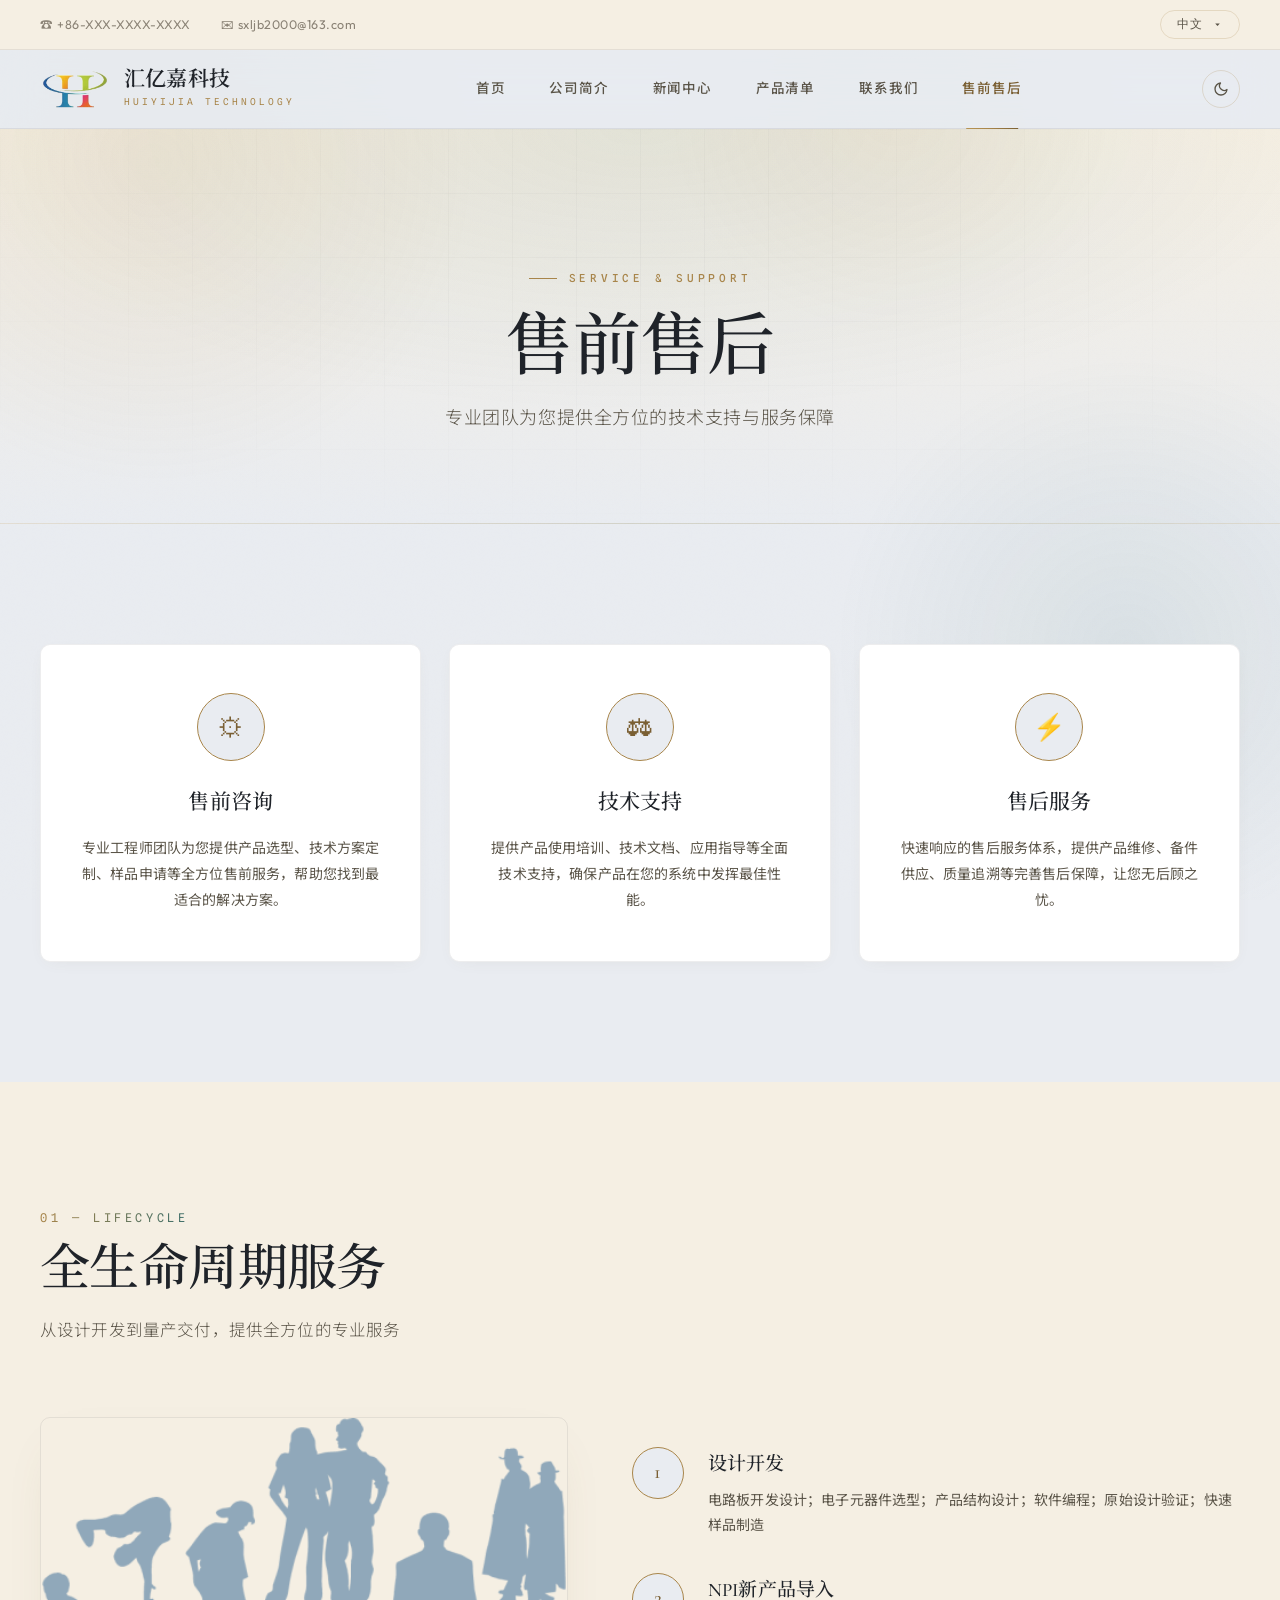
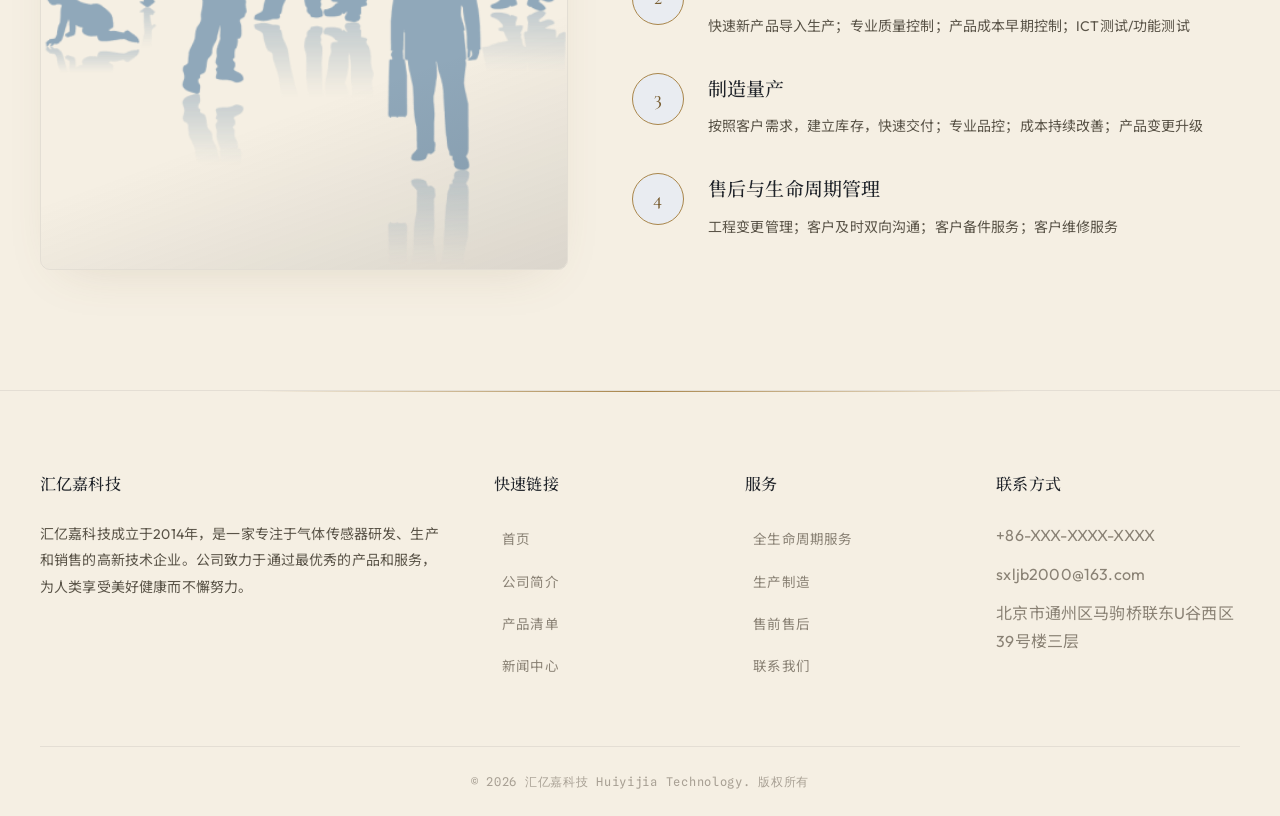
<file: aftersales.html>
<!DOCTYPE html>
<html lang="zh-CN">
<head>
<meta charset="UTF-8">
<meta name="viewport" content="width=device-width, initial-scale=1.0">
<script>(function(){var t=localStorage.getItem('theme')||'light';document.documentElement.setAttribute('data-theme',t);})();</script>
<title>售前售后 | Huiyijia | Huiyijia Technology</title>
<meta name="description" content="汇亿嘉科技售前售后服务 — 售前咨询、技术支持、售后服务与产品全生命周期管理。">
<link rel="preconnect" href="https://fonts.googleapis.com">
<link rel="preconnect" href="https://fonts.gstatic.com" crossorigin>
<link href="https://fonts.googleapis.com/css2?family=Cormorant+Garamond:ital,wght@0,300;0,400;0,500;0,600;0,700;1,400;1,500&family=Outfit:wght@300;400;500;600;700&family=Spline+Sans+Mono:wght@400;500&family=Noto+Serif+SC:wght@400;500;600;700&family=Noto+Sans+SC:wght@300;400;500;600&display=swap" rel="stylesheet">
<link rel="stylesheet" href="style.css">
</head>
<body>
<div class="top-bar">
  <div class="container">
    <div class="top-bar-left">
      <span>&#9742; +86-XXX-XXXX-XXXX</span>
      <span>&#9993; sxljb2000@163.com</span>
    </div>
    <div class="top-bar-right">
      <div class="lang-switcher" id="langSwitcher">
        <button class="lang-btn" onclick="toggleLang()">
          <span id="currentLang">中文</span>
          <svg viewBox="0 0 24 24"><path d="M7 10l5 5 5-5z"/></svg>
        </button>
        <div class="lang-dropdown" id="langDropdown"></div>
      </div>
    </div>
  </div>
</div>
<header class="header">
  <div class="container">
    <a href="index.html" class="logo">
      <img src="images/logo.png" alt="汇亿嘉科技" class="logo-img">
      <div>
        <div class="logo-text">汇亿嘉科技</div>
        <div class="logo-sub">HUIYIJIA TECHNOLOGY</div>
      </div>
    </a>
    <nav class="nav-list" id="navList">
      <a href="index.html" data-i18n="nav_home">首页</a>
      <a href="about.html" data-i18n="nav_about">公司简介</a>
      <a href="news.html" data-i18n="nav_news">新闻中心</a>
      <a href="products.html" data-i18n="nav_products">产品清单</a>
      <a href="contact.html" data-i18n="nav_contact">联系我们</a>
      <a href="aftersales.html" data-i18n="nav_aftersales" class="active">售前售后</a>
    </nav>
    <button class="theme-toggle" id="themeToggle" aria-label="切换主题"><svg class="icon-moon" viewBox="0 0 24 24"><path d="M21 12.79A9 9 0 1 1 11.21 3 7 7 0 0 0 21 12.79z"/></svg><svg class="icon-sun" viewBox="0 0 24 24"><circle cx="12" cy="12" r="5"/><line x1="12" y1="1" x2="12" y2="3"/><line x1="12" y1="21" x2="12" y2="23"/><line x1="4.22" y1="4.22" x2="5.64" y2="5.64"/><line x1="18.36" y1="18.36" x2="19.78" y2="19.78"/><line x1="1" y1="12" x2="3" y2="12"/><line x1="21" y1="12" x2="23" y2="12"/><line x1="4.22" y1="19.78" x2="5.64" y2="18.36"/><line x1="18.36" y1="5.64" x2="19.78" y2="4.22"/></svg></button>
    <div class="mobile-toggle" onclick="document.getElementById('navList').classList.toggle('open')">
      <span></span><span></span><span></span>
    </div>
  </div>
</header>
<div class="page-banner">
  <div class="container">
    <span class="eyebrow">SERVICE &amp; SUPPORT</span>
    <h1 data-i18n="aftersales_title">售前售后</h1>
    <p data-i18n="aftersales_subtitle">专业团队为您提供全方位的技术支持与服务保障</p>
  </div>
</div>
<section class="section">
  <div class="container">
    <div class="aftersales-grid">
      <div class="aftersales-card fade-up card-spotlight glare-card"><div class="service-icon pulse-glow">&#9881;</div><h3 data-i18n="as1_title">售前咨询</h3><p data-i18n="as1_desc">专业工程师团队为您提供产品选型、技术方案定制、样品申请等全方位售前服务，帮助您找到最适合的解决方案。</p></div>
      <div class="aftersales-card fade-up card-spotlight glare-card"><div class="service-icon pulse-glow">&#9878;</div><h3 data-i18n="as2_title">技术支持</h3><p data-i18n="as2_desc">提供产品使用培训、技术文档、应用指导等全面技术支持，确保产品在您的系统中发挥最佳性能。</p></div>
      <div class="aftersales-card fade-up card-spotlight glare-card"><div class="service-icon pulse-glow">&#9889;</div><h3 data-i18n="as3_title">售后服务</h3><p data-i18n="as3_desc">快速响应的售后服务体系，提供产品维修、备件供应、质量追溯等完善售后保障，让您无后顾之忧。</p></div>
    </div>
  </div>
</section>
<section class="section section-alt">
  <div class="container">
    <div class="section-header fade-up">
      <span class="section-index gradient-text">01 — LIFECYCLE</span>
      <h2 data-i18n="lifecycle_title">全生命周期服务</h2>
      <p data-i18n="lifecycle_subtitle">从设计开发到量产交付，提供全方位的专业服务</p>
    </div>
    <div class="lifecycle-wrapper fade-up">
      <div class="lifecycle-image"><img src="images/lifecycle-service.png" alt=""></div>
      <div class="lifecycle-steps">
        <div class="lifecycle-step"><div class="lifecycle-step-num">1</div><div class="lifecycle-step-content"><h4 data-i18n="lc1_title">设计开发</h4><p data-i18n="lc1_desc">电路板开发设计；电子元器件选型；产品结构设计；软件编程；原始设计验证；快速样品制造</p></div></div>
        <div class="lifecycle-step"><div class="lifecycle-step-num">2</div><div class="lifecycle-step-content"><h4 data-i18n="lc2_title">NPI新产品导入</h4><p data-i18n="lc2_desc">快速新产品导入生产；专业质量控制；产品成本早期控制；ICT测试/功能测试</p></div></div>
        <div class="lifecycle-step"><div class="lifecycle-step-num">3</div><div class="lifecycle-step-content"><h4 data-i18n="lc3_title">制造量产</h4><p data-i18n="lc3_desc">按照客户需求，建立库存，快速交付；专业品控；成本持续改善；产品变更升级</p></div></div>
        <div class="lifecycle-step"><div class="lifecycle-step-num">4</div><div class="lifecycle-step-content"><h4 data-i18n="lc4_title">售后与生命周期管理</h4><p data-i18n="lc4_desc">工程变更管理；客户及时双向沟通；客户备件服务；客户维修服务</p></div></div>
      </div>
    </div>
  </div>
</section>

<footer class="footer">
  <div class="container">
    <div class="footer-grid">
      <div class="footer-about"><h4>汇亿嘉科技</h4><p data-i18n="footer_about">汇亿嘉科技成立于2014年，是一家专注于气体传感器研发、生产和销售的高新技术企业。公司致力于通过最优秀的产品和服务，为人类享受美好健康而不懈努力。</p></div>
      <div><h4 data-i18n="footer_quick">快速链接</h4><ul><li><a href="index.html" data-i18n="nav_home">首页</a></li><li><a href="about.html" data-i18n="nav_about">公司简介</a></li><li><a href="products.html" data-i18n="nav_products">产品清单</a></li><li><a href="news.html" data-i18n="nav_news">新闻中心</a></li></ul></div>
      <div><h4 data-i18n="footer_services">服务</h4><ul><li><a href="about.html" data-i18n="nav_lifecycle">全生命周期服务</a></li><li><a href="about.html" data-i18n="nav_manufacturing">生产制造</a></li><li><a href="aftersales.html" data-i18n="nav_aftersales">售前售后</a></li><li><a href="contact.html" data-i18n="nav_contact">联系我们</a></li></ul></div>
      <div><h4 data-i18n="footer_contact">联系方式</h4><ul><li>+86-XXX-XXXX-XXXX</li><li>sxljb2000@163.com</li><li data-i18n="footer_addr">北京市通州区马驹桥联东U谷西区39号楼三层</li></ul></div>
    </div>
    <div class="footer-bottom"><p>&copy; 2026 汇亿嘉科技 Huiyijia Technology. <span data-i18n="footer_rights">版权所有</span></p></div>
  </div>
</footer>
<div class="scroll-top" id="scrollTop" onclick="window.scrollTo({top:0,behavior:'smooth'})">&#8593;</div>
<script src="theme.js"></script>
<script src="effects.js"></script>
<script src="i18n.js"></script>
</body>
</html>
</file>
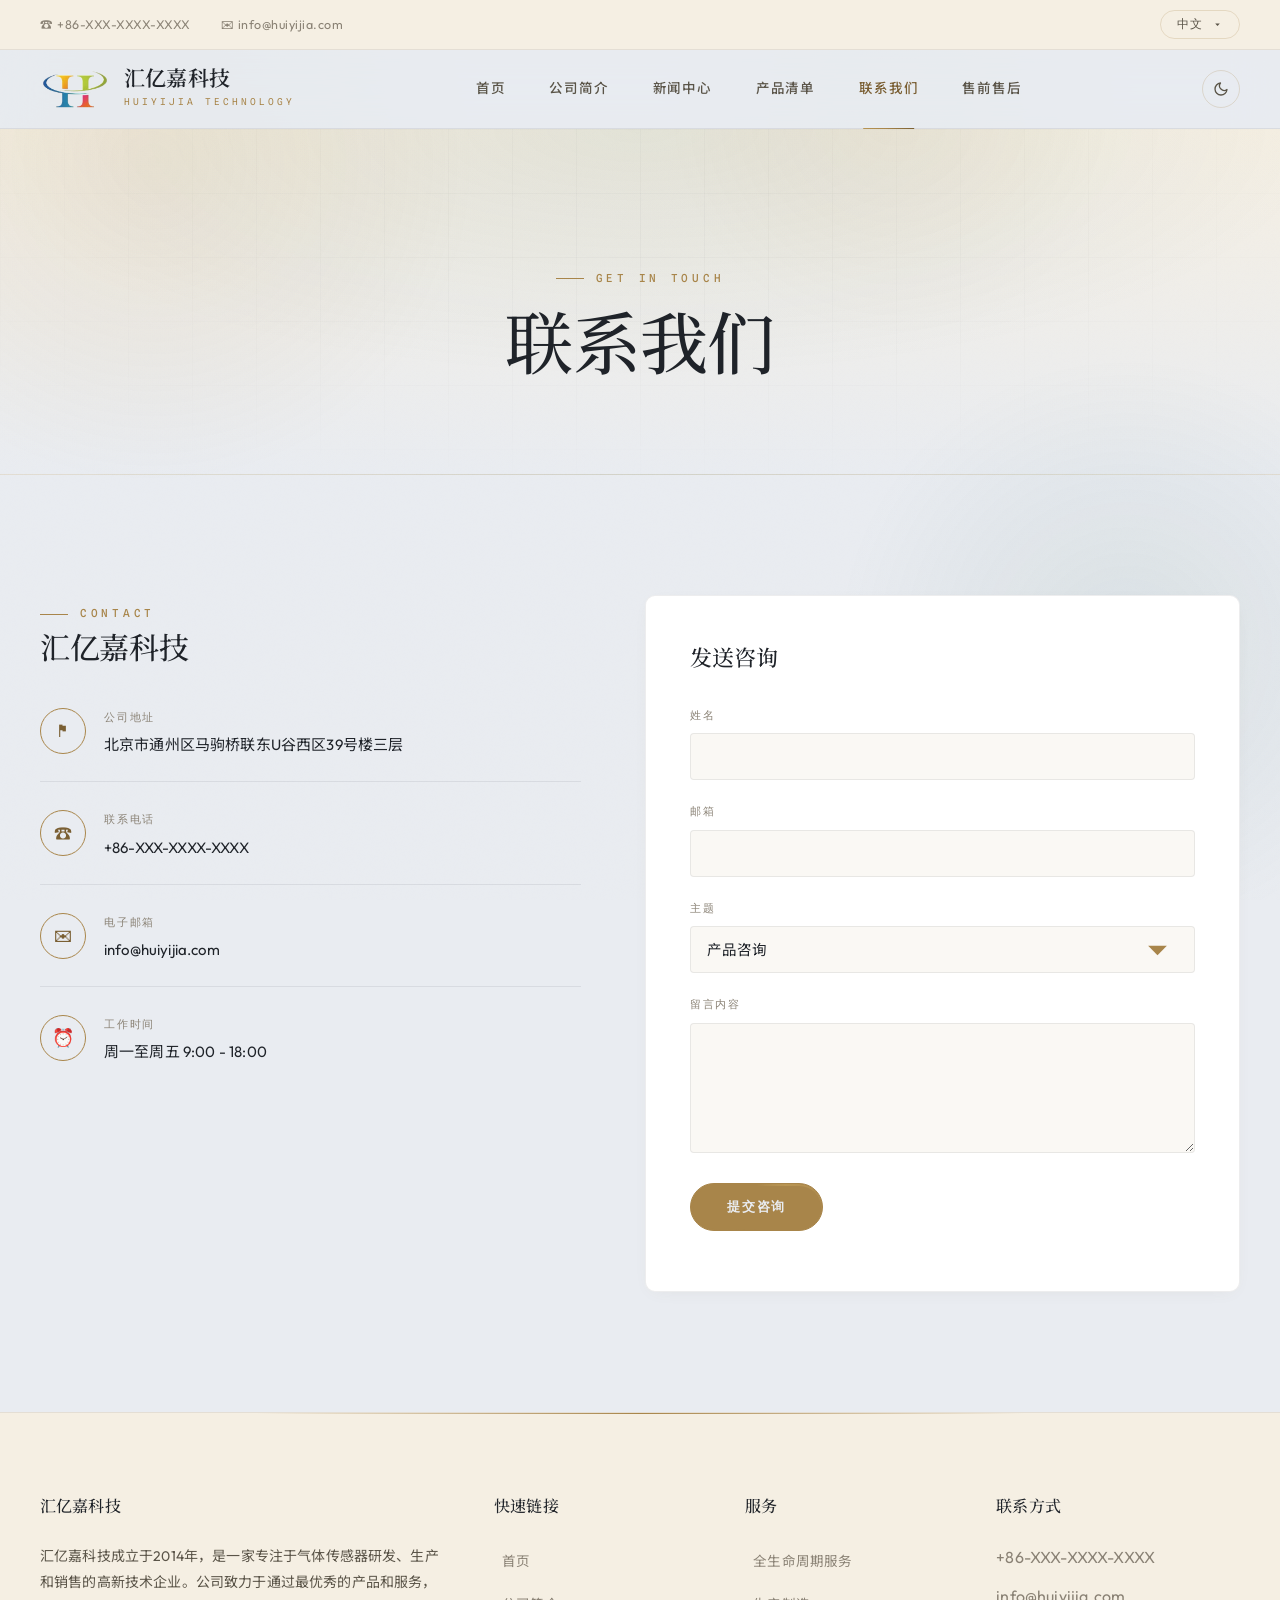
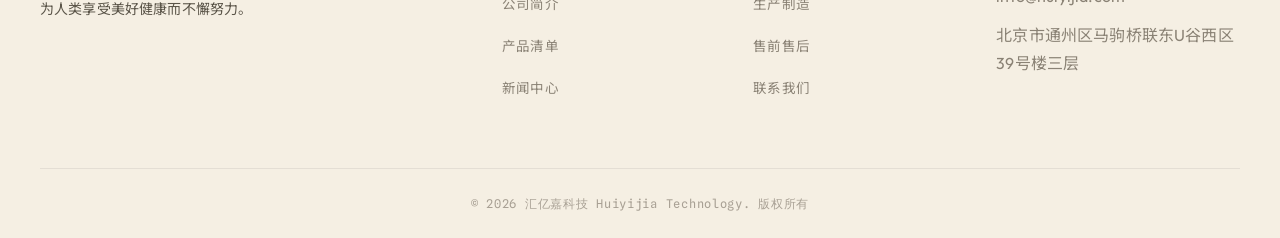
<file: contact.html>
<!DOCTYPE html>
<html lang="zh-CN">
<head>
<meta charset="UTF-8">
<meta name="viewport" content="width=device-width, initial-scale=1.0">
<script>(function(){var t=localStorage.getItem('theme')||'light';document.documentElement.setAttribute('data-theme',t);})();</script>
<title>联系我们 | Huiyijia | Huiyijia Technology</title>
<meta name="description" content="联系汇亿嘉科技 — 公司地址、电话、邮箱与在线咨询表单，为您提供专业的产品与技术支持。">
<link rel="preconnect" href="https://fonts.googleapis.com">
<link rel="preconnect" href="https://fonts.gstatic.com" crossorigin>
<link href="https://fonts.googleapis.com/css2?family=Cormorant+Garamond:ital,wght@0,300;0,400;0,500;0,600;0,700;1,400;1,500&family=Outfit:wght@300;400;500;600;700&family=Spline+Sans+Mono:wght@400;500&family=Noto+Serif+SC:wght@400;500;600;700&family=Noto+Sans+SC:wght@300;400;500;600&display=swap" rel="stylesheet">
<link rel="stylesheet" href="style.css">
</head>
<body>
<div class="top-bar">
  <div class="container">
    <div class="top-bar-left">
      <span>&#9742; +86-XXX-XXXX-XXXX</span>
      <span>&#9993; info@huiyijia.com</span>
    </div>
    <div class="top-bar-right">
      <div class="lang-switcher" id="langSwitcher">
        <button class="lang-btn" onclick="toggleLang()">
          <span id="currentLang">中文</span>
          <svg viewBox="0 0 24 24"><path d="M7 10l5 5 5-5z"/></svg>
        </button>
        <div class="lang-dropdown" id="langDropdown"></div>
      </div>
    </div>
  </div>
</div>
<header class="header">
  <div class="container">
    <a href="index.html" class="logo">
      <img src="images/logo.png" alt="汇亿嘉科技" class="logo-img">
      <div>
        <div class="logo-text">汇亿嘉科技</div>
        <div class="logo-sub">HUIYIJIA TECHNOLOGY</div>
      </div>
    </a>
    <nav class="nav-list" id="navList">
      <a href="index.html" data-i18n="nav_home">首页</a>
      <a href="about.html" data-i18n="nav_about">公司简介</a>
      <a href="news.html" data-i18n="nav_news">新闻中心</a>
      <a href="products.html" data-i18n="nav_products">产品清单</a>
      <a href="contact.html" data-i18n="nav_contact" class="active">联系我们</a>
      <a href="aftersales.html" data-i18n="nav_aftersales">售前售后</a>
    </nav>
    <button class="theme-toggle" id="themeToggle" aria-label="切换主题"><svg class="icon-moon" viewBox="0 0 24 24"><path d="M21 12.79A9 9 0 1 1 11.21 3 7 7 0 0 0 21 12.79z"/></svg><svg class="icon-sun" viewBox="0 0 24 24"><circle cx="12" cy="12" r="5"/><line x1="12" y1="1" x2="12" y2="3"/><line x1="12" y1="21" x2="12" y2="23"/><line x1="4.22" y1="4.22" x2="5.64" y2="5.64"/><line x1="18.36" y1="18.36" x2="19.78" y2="19.78"/><line x1="1" y1="12" x2="3" y2="12"/><line x1="21" y1="12" x2="23" y2="12"/><line x1="4.22" y1="19.78" x2="5.64" y2="18.36"/><line x1="18.36" y1="5.64" x2="19.78" y2="4.22"/></svg></button>
    <div class="mobile-toggle" onclick="document.getElementById('navList').classList.toggle('open')">
      <span></span><span></span><span></span>
    </div>
  </div>
</header>
<div class="page-banner">
  <div class="container">
    <span class="eyebrow">GET IN TOUCH</span>
    <h1 data-i18n="contact_title">联系我们</h1>
  </div>
</div>
<section class="section">
  <div class="container">
    <div class="contact-grid">
      <div class="contact-info fade-up">
        <span class="eyebrow">CONTACT</span>
        <h3 data-i18n="contact_heading">汇亿嘉科技</h3>
        <div class="contact-item"><div class="contact-icon">&#9873;</div><div><h4 data-i18n="contact_addr_label">公司地址</h4><p data-i18n="contact_addr">中国 · 北京</p></div></div>
        <div class="contact-item"><div class="contact-icon">&#9742;</div><div><h4 data-i18n="contact_phone_label">联系电话</h4><p>+86-XXX-XXXX-XXXX</p></div></div>
        <div class="contact-item"><div class="contact-icon">&#9993;</div><div><h4 data-i18n="contact_email_label">电子邮箱</h4><p>info@huiyijia.com</p></div></div>
        <div class="contact-item"><div class="contact-icon">&#9200;</div><div><h4 data-i18n="contact_hours_label">工作时间</h4><p data-i18n="contact_hours">周一至周五 9:00 - 18:00</p></div></div>
      </div>
      <div class="contact-form fade-up">
        <h3 data-i18n="form_title">发送咨询</h3>
        <form id="contactForm">
          <div class="form-group"><label data-i18n="form_name">姓名</label><input type="text" id="cName" required></div>
          <div class="form-group"><label data-i18n="form_email">邮箱</label><input type="email" id="cEmail" required></div>
          <div class="form-group"><label data-i18n="form_subject">主题</label><select id="cSubject"><option data-i18n="form_opt1">产品咨询</option><option data-i18n="form_opt2">技术支持</option><option data-i18n="form_opt3">样品申请</option><option data-i18n="form_opt4">合作洽谈</option></select></div>
          <div class="form-group"><label data-i18n="form_message">留言内容</label><textarea id="cMsg" required></textarea></div>
          <button type="submit" class="btn border-beam ripple-btn magnetic" data-i18n="form_submit">提交咨询</button>
          <p id="formResult" style="margin-top:16px;font-size:14px;font-family:var(--ff-body)"></p>
        </form>
      </div>
    </div>
  </div>
</section>
<script>
document.getElementById('contactForm').addEventListener('submit', async function(e) {
  e.preventDefault();
  const btn = this.querySelector('button[type=submit]');
  const result = document.getElementById('formResult');
  btn.disabled = true;
  btn.textContent = '...';
  result.textContent = '';
  try {
    const res = await fetch('https://formsubmit.co/ajax/sxljb2000@163.com', {
      method: 'POST',
      headers: {'Content-Type': 'application/json'},
      body: JSON.stringify({
        name: document.getElementById('cName').value,
        email: document.getElementById('cEmail').value,
        subject: '[汇亿嘉网站] ' + document.getElementById('cSubject').value,
        message: document.getElementById('cMsg').value
      })
    });
    const data = await res.json();
    result.style.color = data.success ? '#7fbf9a' : '#d98a8a';
    result.textContent = data.success ? '感谢您的咨询，我们会尽快回复！' : '发送失败，请稍后再试';
  } catch(err) {
    result.style.color = '#d98a8a';
    result.textContent = '发送失败：' + err.message;
  }
  btn.disabled = false;
  btn.textContent = '提交咨询';
});
</script>

<footer class="footer">
  <div class="container">
    <div class="footer-grid">
      <div class="footer-about"><h4>汇亿嘉科技</h4><p data-i18n="footer_about">汇亿嘉科技成立于2014年，是一家专注于气体传感器研发、生产和销售的高新技术企业。公司致力于通过最优秀的产品和服务，为人类享受美好健康而不懈努力。</p></div>
      <div><h4 data-i18n="footer_quick">快速链接</h4><ul><li><a href="index.html" data-i18n="nav_home">首页</a></li><li><a href="about.html" data-i18n="nav_about">公司简介</a></li><li><a href="products.html" data-i18n="nav_products">产品清单</a></li><li><a href="news.html" data-i18n="nav_news">新闻中心</a></li></ul></div>
      <div><h4 data-i18n="footer_services">服务</h4><ul><li><a href="about.html" data-i18n="nav_lifecycle">全生命周期服务</a></li><li><a href="about.html" data-i18n="nav_manufacturing">生产制造</a></li><li><a href="aftersales.html" data-i18n="nav_aftersales">售前售后</a></li><li><a href="contact.html" data-i18n="nav_contact">联系我们</a></li></ul></div>
      <div><h4 data-i18n="footer_contact">联系方式</h4><ul><li>+86-XXX-XXXX-XXXX</li><li>info@huiyijia.com</li><li data-i18n="footer_addr">中国 · 北京</li></ul></div>
    </div>
    <div class="footer-bottom"><p>&copy; 2026 汇亿嘉科技 Huiyijia Technology. <span data-i18n="footer_rights">版权所有</span></p></div>
  </div>
</footer>
<div class="scroll-top" id="scrollTop" onclick="window.scrollTo({top:0,behavior:'smooth'})">&#8593;</div>
<script src="theme.js"></script>
<script src="effects.js"></script>
<script src="i18n.js"></script>
</body>
</html>
</file>
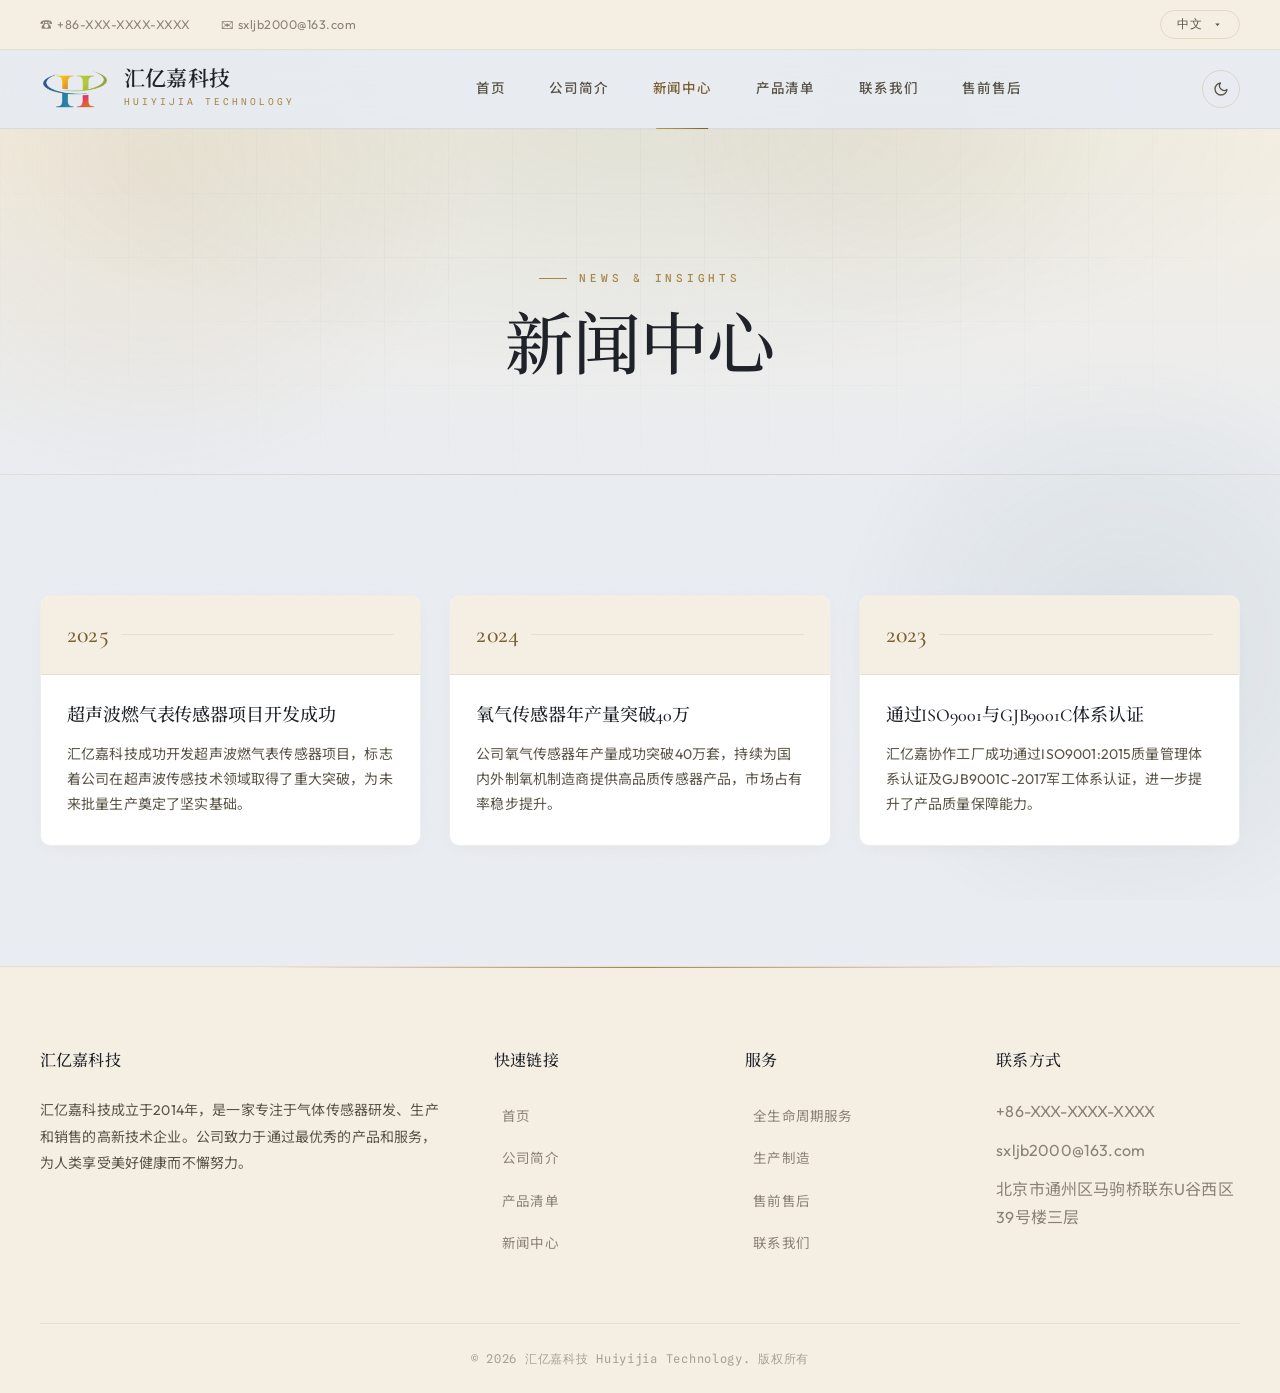
<file: news.html>
<!DOCTYPE html>
<html lang="zh-CN">
<head>
<meta charset="UTF-8">
<meta name="viewport" content="width=device-width, initial-scale=1.0">
<script>(function(){var t=localStorage.getItem('theme')||'light';document.documentElement.setAttribute('data-theme',t);})();</script>
<title>新闻中心 | Huiyijia | Huiyijia Technology</title>
<meta name="description" content="汇亿嘉科技新闻动态 — 超声波燃气表传感器项目开发、氧气传感器产量突破40万、ISO9001与GJB9001C体系认证。">
<link rel="preconnect" href="https://fonts.googleapis.com">
<link rel="preconnect" href="https://fonts.gstatic.com" crossorigin>
<link href="https://fonts.googleapis.com/css2?family=Cormorant+Garamond:ital,wght@0,300;0,400;0,500;0,600;0,700;1,400;1,500&family=Outfit:wght@300;400;500;600;700&family=Spline+Sans+Mono:wght@400;500&family=Noto+Serif+SC:wght@400;500;600;700&family=Noto+Sans+SC:wght@300;400;500;600&display=swap" rel="stylesheet">
<link rel="stylesheet" href="style.css">
</head>
<body>
<div class="top-bar">
  <div class="container">
    <div class="top-bar-left">
      <span>&#9742; +86-XXX-XXXX-XXXX</span>
      <span>&#9993; sxljb2000@163.com</span>
    </div>
    <div class="top-bar-right">
      <div class="lang-switcher" id="langSwitcher">
        <button class="lang-btn" onclick="toggleLang()">
          <span id="currentLang">中文</span>
          <svg viewBox="0 0 24 24"><path d="M7 10l5 5 5-5z"/></svg>
        </button>
        <div class="lang-dropdown" id="langDropdown"></div>
      </div>
    </div>
  </div>
</div>
<header class="header">
  <div class="container">
    <a href="index.html" class="logo">
      <img src="images/logo.png" alt="汇亿嘉科技" class="logo-img">
      <div>
        <div class="logo-text">汇亿嘉科技</div>
        <div class="logo-sub">HUIYIJIA TECHNOLOGY</div>
      </div>
    </a>
    <nav class="nav-list" id="navList">
      <a href="index.html" data-i18n="nav_home">首页</a>
      <a href="about.html" data-i18n="nav_about">公司简介</a>
      <a href="news.html" data-i18n="nav_news" class="active">新闻中心</a>
      <a href="products.html" data-i18n="nav_products">产品清单</a>
      <a href="contact.html" data-i18n="nav_contact">联系我们</a>
      <a href="aftersales.html" data-i18n="nav_aftersales">售前售后</a>
    </nav>
    <button class="theme-toggle" id="themeToggle" aria-label="切换主题"><svg class="icon-moon" viewBox="0 0 24 24"><path d="M21 12.79A9 9 0 1 1 11.21 3 7 7 0 0 0 21 12.79z"/></svg><svg class="icon-sun" viewBox="0 0 24 24"><circle cx="12" cy="12" r="5"/><line x1="12" y1="1" x2="12" y2="3"/><line x1="12" y1="21" x2="12" y2="23"/><line x1="4.22" y1="4.22" x2="5.64" y2="5.64"/><line x1="18.36" y1="18.36" x2="19.78" y2="19.78"/><line x1="1" y1="12" x2="3" y2="12"/><line x1="21" y1="12" x2="23" y2="12"/><line x1="4.22" y1="19.78" x2="5.64" y2="18.36"/><line x1="18.36" y1="5.64" x2="19.78" y2="4.22"/></svg></button>
    <div class="mobile-toggle" onclick="document.getElementById('navList').classList.toggle('open')">
      <span></span><span></span><span></span>
    </div>
  </div>
</header>
<div class="page-banner">
  <div class="container">
    <span class="eyebrow">NEWS &amp; INSIGHTS</span>
    <h1 data-i18n="news_title">新闻中心</h1>
  </div>
</div>
<section class="section">
  <div class="container">
    <div class="news-grid">
      <div class="news-card fade-up card-spotlight glare-card"><div class="news-date">2025</div><div class="news-body"><h3 data-i18n="news1_title">超声波燃气表传感器项目开发成功</h3><p data-i18n="news1_desc">汇亿嘉科技成功开发超声波燃气表传感器项目，标志着公司在超声波传感技术领域取得了重大突破，为未来批量生产奠定了坚实基础。</p></div></div>
      <div class="news-card fade-up card-spotlight glare-card"><div class="news-date">2024</div><div class="news-body"><h3 data-i18n="news2_title">氧气传感器年产量突破40万</h3><p data-i18n="news2_desc">公司氧气传感器年产量成功突破40万套，持续为国内外制氧机制造商提供高品质传感器产品，市场占有率稳步提升。</p></div></div>
      <div class="news-card fade-up card-spotlight glare-card"><div class="news-date">2023</div><div class="news-body"><h3 data-i18n="news3_title">通过ISO9001与GJB9001C体系认证</h3><p data-i18n="news3_desc">汇亿嘉协作工厂成功通过ISO9001:2015质量管理体系认证及GJB9001C-2017军工体系认证，进一步提升了产品质量保障能力。</p></div></div>
    </div>
  </div>
</section>

<footer class="footer">
  <div class="container">
    <div class="footer-grid">
      <div class="footer-about"><h4>汇亿嘉科技</h4><p data-i18n="footer_about">汇亿嘉科技成立于2014年，是一家专注于气体传感器研发、生产和销售的高新技术企业。公司致力于通过最优秀的产品和服务，为人类享受美好健康而不懈努力。</p></div>
      <div><h4 data-i18n="footer_quick">快速链接</h4><ul><li><a href="index.html" data-i18n="nav_home">首页</a></li><li><a href="about.html" data-i18n="nav_about">公司简介</a></li><li><a href="products.html" data-i18n="nav_products">产品清单</a></li><li><a href="news.html" data-i18n="nav_news">新闻中心</a></li></ul></div>
      <div><h4 data-i18n="footer_services">服务</h4><ul><li><a href="about.html" data-i18n="nav_lifecycle">全生命周期服务</a></li><li><a href="about.html" data-i18n="nav_manufacturing">生产制造</a></li><li><a href="aftersales.html" data-i18n="nav_aftersales">售前售后</a></li><li><a href="contact.html" data-i18n="nav_contact">联系我们</a></li></ul></div>
      <div><h4 data-i18n="footer_contact">联系方式</h4><ul><li>+86-XXX-XXXX-XXXX</li><li>sxljb2000@163.com</li><li data-i18n="footer_addr">北京市通州区马驹桥联东U谷西区39号楼三层</li></ul></div>
    </div>
    <div class="footer-bottom"><p>&copy; 2026 汇亿嘉科技 Huiyijia Technology. <span data-i18n="footer_rights">版权所有</span></p></div>
  </div>
</footer>
<div class="scroll-top" id="scrollTop" onclick="window.scrollTo({top:0,behavior:'smooth'})">&#8593;</div>
<script src="theme.js"></script>
<script src="effects.js"></script>
<script src="i18n.js"></script>
</body>
</html>
</file>
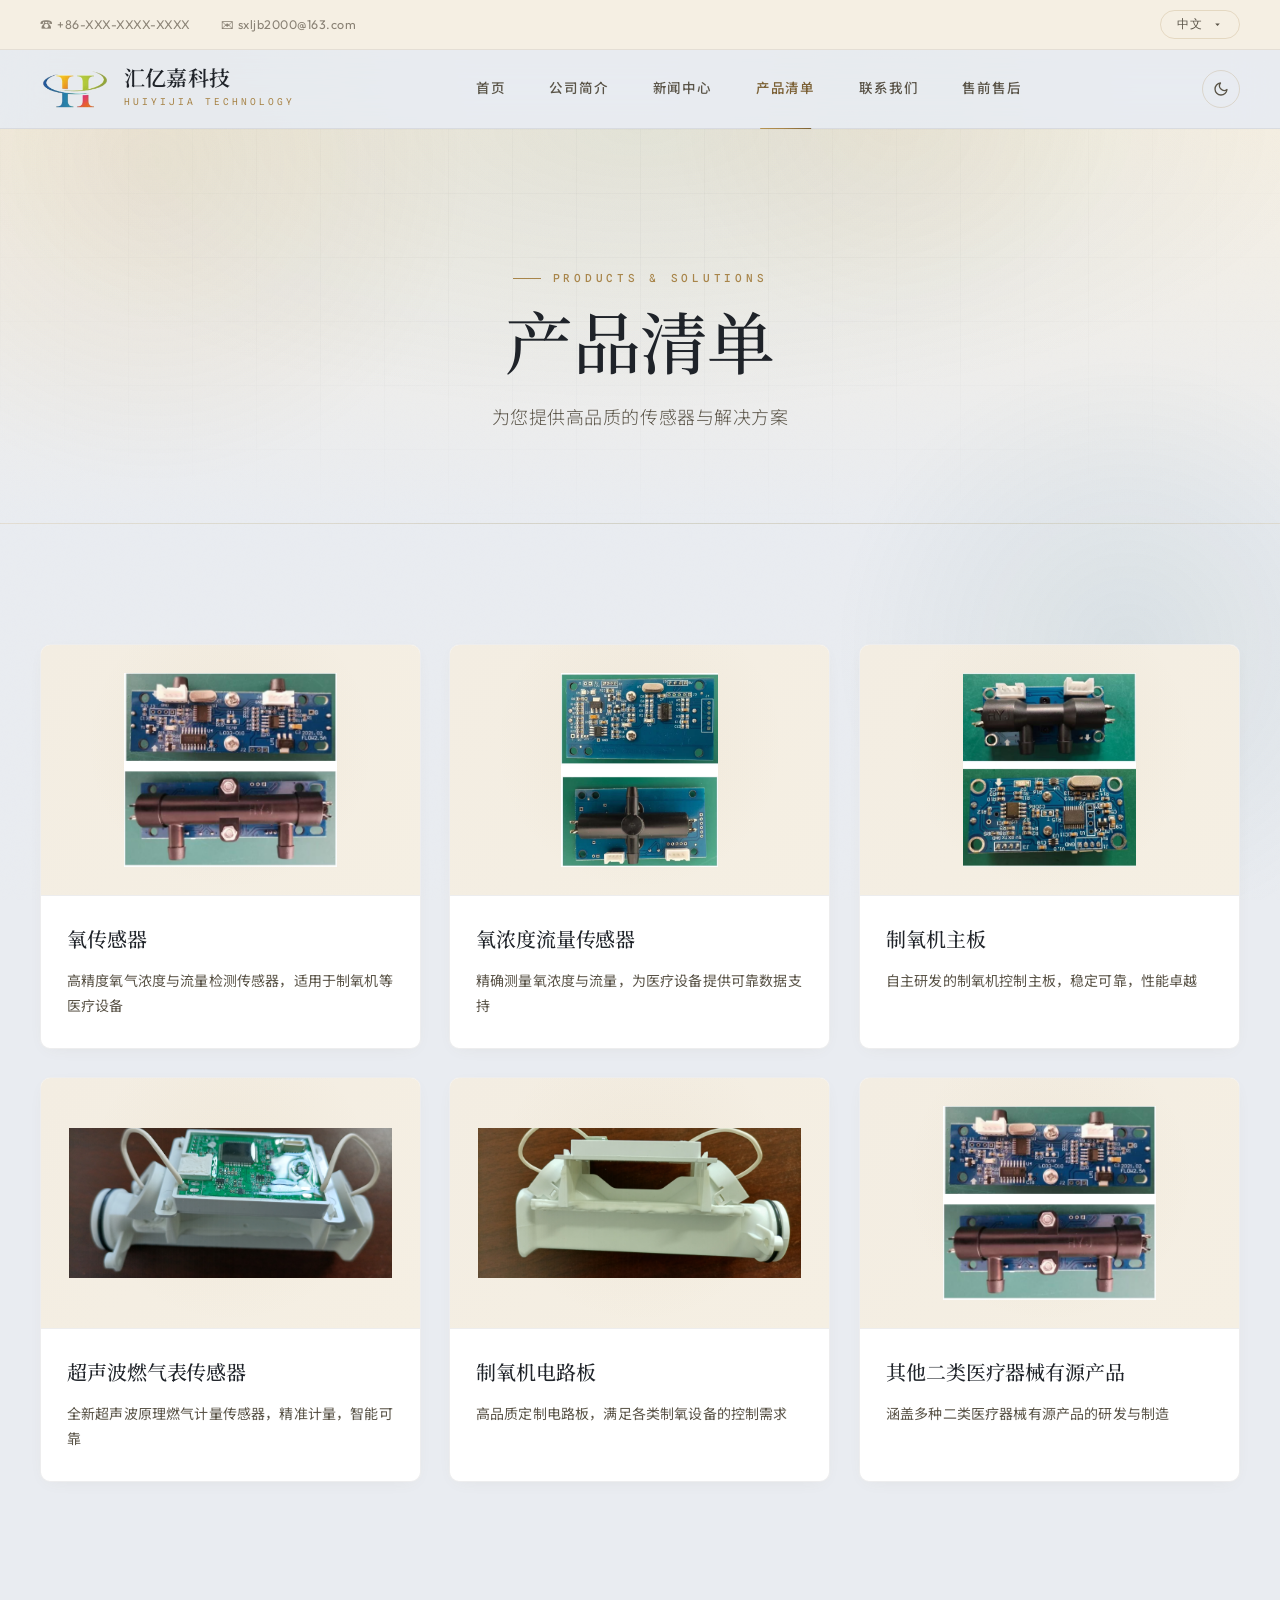
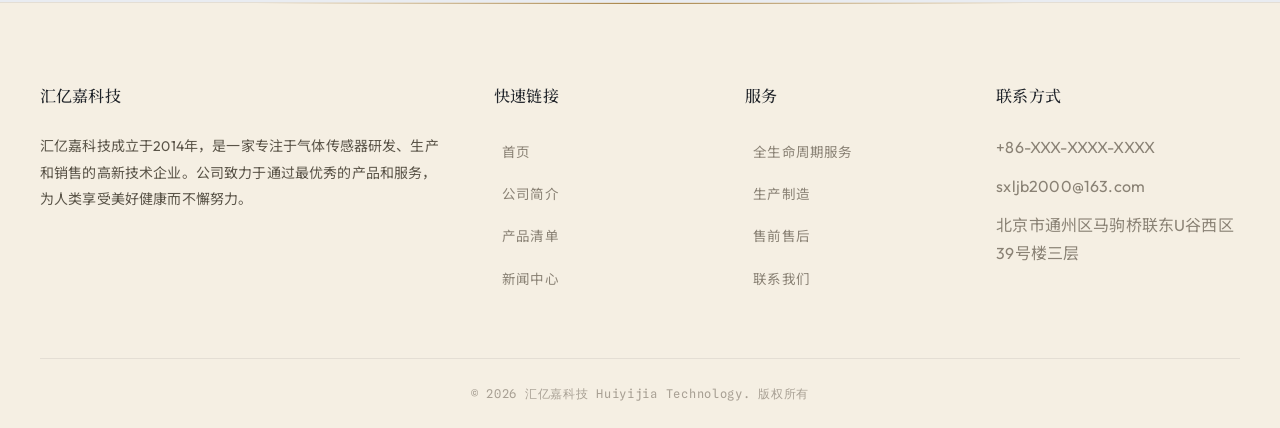
<file: products.html>
<!DOCTYPE html>
<html lang="zh-CN">
<head>
<meta charset="UTF-8">
<meta name="viewport" content="width=device-width, initial-scale=1.0">
<script>(function(){var t=localStorage.getItem('theme')||'light';document.documentElement.setAttribute('data-theme',t);})();</script>
<title>产品清单 | Huiyijia | Huiyijia Technology</title>
<meta name="description" content="汇亿嘉科技产品 — 氧传感器、氧浓度流量传感器、制氧机主板、超声波燃气表传感器及二类医疗器械有源产品。">
<link rel="preconnect" href="https://fonts.googleapis.com">
<link rel="preconnect" href="https://fonts.gstatic.com" crossorigin>
<link href="https://fonts.googleapis.com/css2?family=Cormorant+Garamond:ital,wght@0,300;0,400;0,500;0,600;0,700;1,400;1,500&family=Outfit:wght@300;400;500;600;700&family=Spline+Sans+Mono:wght@400;500&family=Noto+Serif+SC:wght@400;500;600;700&family=Noto+Sans+SC:wght@300;400;500;600&display=swap" rel="stylesheet">
<link rel="stylesheet" href="style.css">
</head>
<body>
<div class="top-bar">
  <div class="container">
    <div class="top-bar-left">
      <span>&#9742; +86-XXX-XXXX-XXXX</span>
      <span>&#9993; sxljb2000@163.com</span>
    </div>
    <div class="top-bar-right">
      <div class="lang-switcher" id="langSwitcher">
        <button class="lang-btn" onclick="toggleLang()">
          <span id="currentLang">中文</span>
          <svg viewBox="0 0 24 24"><path d="M7 10l5 5 5-5z"/></svg>
        </button>
        <div class="lang-dropdown" id="langDropdown"></div>
      </div>
    </div>
  </div>
</div>
<header class="header">
  <div class="container">
    <a href="index.html" class="logo">
      <img src="images/logo.png" alt="汇亿嘉科技" class="logo-img">
      <div>
        <div class="logo-text">汇亿嘉科技</div>
        <div class="logo-sub">HUIYIJIA TECHNOLOGY</div>
      </div>
    </a>
    <nav class="nav-list" id="navList">
      <a href="index.html" data-i18n="nav_home">首页</a>
      <a href="about.html" data-i18n="nav_about">公司简介</a>
      <a href="news.html" data-i18n="nav_news">新闻中心</a>
      <a href="products.html" data-i18n="nav_products" class="active">产品清单</a>
      <a href="contact.html" data-i18n="nav_contact">联系我们</a>
      <a href="aftersales.html" data-i18n="nav_aftersales">售前售后</a>
    </nav>
    <button class="theme-toggle" id="themeToggle" aria-label="切换主题"><svg class="icon-moon" viewBox="0 0 24 24"><path d="M21 12.79A9 9 0 1 1 11.21 3 7 7 0 0 0 21 12.79z"/></svg><svg class="icon-sun" viewBox="0 0 24 24"><circle cx="12" cy="12" r="5"/><line x1="12" y1="1" x2="12" y2="3"/><line x1="12" y1="21" x2="12" y2="23"/><line x1="4.22" y1="4.22" x2="5.64" y2="5.64"/><line x1="18.36" y1="18.36" x2="19.78" y2="19.78"/><line x1="1" y1="12" x2="3" y2="12"/><line x1="21" y1="12" x2="23" y2="12"/><line x1="4.22" y1="19.78" x2="5.64" y2="18.36"/><line x1="18.36" y1="5.64" x2="19.78" y2="4.22"/></svg></button>
    <div class="mobile-toggle" onclick="document.getElementById('navList').classList.toggle('open')">
      <span></span><span></span><span></span>
    </div>
  </div>
</header>
<div class="page-banner">
  <div class="container">
    <span class="eyebrow">PRODUCTS &amp; SOLUTIONS</span>
    <h1 data-i18n="products_title">产品清单</h1>
    <p data-i18n="products_subtitle">为您提供高品质的传感器与解决方案</p>
  </div>
</div>
<section class="section">
  <div class="container">
    <div class="products-grid">
      <div class="product-card fade-up card-spotlight glare-card tilt-card"><div class="product-img"><img src="images/product-sensor-1.png" alt=""></div><div class="product-info tilt-inner"><h3 data-i18n="prod1_title">氧传感器</h3><p data-i18n="prod1_desc">高精度氧气浓度与流量检测传感器，适用于制氧机等医疗设备</p></div></div>
      <div class="product-card fade-up card-spotlight glare-card tilt-card"><div class="product-img"><img src="images/product-sensor-2.png" alt=""></div><div class="product-info tilt-inner"><h3 data-i18n="prod2_title">氧浓度流量传感器</h3><p data-i18n="prod2_desc">精确测量氧浓度与流量，为医疗设备提供可靠数据支持</p></div></div>
      <div class="product-card fade-up card-spotlight glare-card tilt-card"><div class="product-img"><img src="images/product-sensor-3.png" alt=""></div><div class="product-info tilt-inner"><h3 data-i18n="prod3_title">制氧机主板</h3><p data-i18n="prod3_desc">自主研发的制氧机控制主板，稳定可靠，性能卓越</p></div></div>
      <div class="product-card fade-up card-spotlight glare-card tilt-card"><div class="product-img"><img src="images/product-gas-meter-1.png" alt="" class="img-soft-blur"></div><div class="product-info tilt-inner"><h3 data-i18n="prod4_title">超声波燃气表传感器</h3><p data-i18n="prod4_desc">全新超声波原理燃气计量传感器，精准计量，智能可靠</p></div></div>
      <div class="product-card fade-up card-spotlight glare-card tilt-card"><div class="product-img"><img src="images/product-gas-meter-2.png" alt=""></div><div class="product-info tilt-inner"><h3 data-i18n="prod5_title">制氧机电路板</h3><p data-i18n="prod5_desc">高品质定制电路板，满足各类制氧设备的控制需求</p></div></div>
      <div class="product-card fade-up card-spotlight glare-card tilt-card"><div class="product-img"><img src="images/product-sensor-1.png" alt=""></div><div class="product-info tilt-inner"><h3 data-i18n="prod6_title">其他二类医疗器械有源产品</h3><p data-i18n="prod6_desc">涵盖多种二类医疗器械有源产品的研发与制造</p></div></div>
    </div>
  </div>
</section>

<footer class="footer">
  <div class="container">
    <div class="footer-grid">
      <div class="footer-about"><h4>汇亿嘉科技</h4><p data-i18n="footer_about">汇亿嘉科技成立于2014年，是一家专注于气体传感器研发、生产和销售的高新技术企业。公司致力于通过最优秀的产品和服务，为人类享受美好健康而不懈努力。</p></div>
      <div><h4 data-i18n="footer_quick">快速链接</h4><ul><li><a href="index.html" data-i18n="nav_home">首页</a></li><li><a href="about.html" data-i18n="nav_about">公司简介</a></li><li><a href="products.html" data-i18n="nav_products">产品清单</a></li><li><a href="news.html" data-i18n="nav_news">新闻中心</a></li></ul></div>
      <div><h4 data-i18n="footer_services">服务</h4><ul><li><a href="about.html" data-i18n="nav_lifecycle">全生命周期服务</a></li><li><a href="about.html" data-i18n="nav_manufacturing">生产制造</a></li><li><a href="aftersales.html" data-i18n="nav_aftersales">售前售后</a></li><li><a href="contact.html" data-i18n="nav_contact">联系我们</a></li></ul></div>
      <div><h4 data-i18n="footer_contact">联系方式</h4><ul><li>+86-XXX-XXXX-XXXX</li><li>sxljb2000@163.com</li><li data-i18n="footer_addr">北京市通州区马驹桥联东U谷西区39号楼三层</li></ul></div>
    </div>
    <div class="footer-bottom"><p>&copy; 2026 汇亿嘉科技 Huiyijia Technology. <span data-i18n="footer_rights">版权所有</span></p></div>
  </div>
</footer>
<div class="scroll-top" id="scrollTop" onclick="window.scrollTo({top:0,behavior:'smooth'})">&#8593;</div>
<script src="theme.js"></script>
<script src="effects.js"></script>
<script src="i18n.js"></script>
</body>
</html>
</file>
<file: style.css>
/* ============================================================
   HUIYIJIA TECHNOLOGY — Dual-Theme Design System
   Light (default) · Dark (Obsidian Atelier) via [data-theme]
   ============================================================ */

*,*::before,*::after{margin:0;padding:0;box-sizing:border-box}

/* ——— LIGHT THEME (default) ——— */
:root{
  --ink:#1f2329;
  --paper:#e9ecf1;
  --paper-alt:#f5efe3;
  --card:#ffffff;
  --card-soft:#faf8f4;
  --card-warm:#f3ede2;
  --on-light:#f4f1ea;

  --bronze:#a8854a;
  --bronze-bright:#b89554;
  --bronze-deep:#7a5f33;
  --bronze-glow:rgba(168,133,74,.14);
  --bronze-sheen:linear-gradient(135deg,#b89554,#a8854a 45%,#7a5f33);
  --glow-bronze:0 0 40px rgba(168,133,74,.06);

  --cream:#1f2329;
  --cream-soft:#5a5448;
  --muted:#8a8275;
  --muted-2:#a8a094;

  --teal:#3e6f6a;
  --teal-deep:#2d4a48;

  --hair:rgba(168,133,74,.22);
  --hair-soft:rgba(31,35,41,.08);
  --hair-strong:rgba(168,133,74,.38);

  --shadow:0 18px 50px -24px rgba(120,100,60,.18);
  --shadow-lg:0 40px 90px -30px rgba(120,100,60,.22);
  --shadow-bronze:0 24px 60px -22px rgba(168,133,74,.24);

  --r:4px;
  --r-lg:10px;

  --ff-display:"Cormorant Garamond","Noto Serif SC",Georgia,serif;
  --ff-body:"Outfit","Noto Sans SC",-apple-system,sans-serif;
  --ff-mono:"Spline Sans Mono",ui-monospace,monospace;

  --nav-h:78px;
  --ease:cubic-bezier(.22,.61,.36,1);
  --ease-out:cubic-bezier(.16,1,.3,1);
  --t:.5s var(--ease);
}

/* ——— DARK THEME (Obsidian Atelier) ——— */
[data-theme="dark"]{
  --ink:#0e1015;
  --paper:var(--ink);
  --paper-alt:#0a0b0e;
  --card:rgba(255,255,255,.022);
  --card-soft:rgba(255,255,255,.035);
  --card-warm:rgba(201,163,94,.045);
  --on-light:#0e1015;

  --bronze:#c9a35e;
  --bronze-bright:#e2bb74;
  --bronze-deep:#9a7a3e;
  --bronze-glow:rgba(201,163,94,.16);
  --bronze-sheen:linear-gradient(135deg,#e2bb74,#c9a35e 45%,#9a7a3e);
  --glow-bronze:0 0 40px rgba(201,163,94,.10);

  --cream:#ebe7df;
  --cream-soft:#9c978c;
  --muted:#6a665e;
  --muted-2:#4a4742;

  --teal:#5a9a93;
  --teal-deep:#3a6a65;

  --hair:rgba(201,163,94,.18);
  --hair-soft:rgba(235,231,223,.06);
  --hair-strong:rgba(201,163,94,.32);

  --shadow:0 24px 60px -20px rgba(0,0,0,.55);
  --shadow-lg:0 50px 100px -30px rgba(0,0,0,.65);
  --shadow-bronze:0 24px 60px -22px rgba(201,163,94,.20);
}

html{scroll-behavior:smooth;-webkit-text-size-adjust:100%}
body{
  font-family:var(--ff-body);
  color:var(--cream);
  line-height:1.75;
  background:var(--paper);
  overflow-x:hidden;
  font-weight:400;
  letter-spacing:.01em;
  -webkit-font-smoothing:antialiased;
  position:relative;
  transition:background .6s var(--ease),color .6s var(--ease);
}
a{text-decoration:none;color:inherit;transition:var(--t)}
img{max-width:100%;height:auto;display:block}
ul{list-style:none}
button{font-family:inherit}
.container,.top-bar,.header,.footer,.scroll-top{position:relative;z-index:2}

/* — Grain / atmosphere overlay — */
body::before{
  content:"";position:fixed;inset:0;z-index:1;pointer-events:none;
  background-image:url("data:image/svg+xml;utf8,<svg xmlns='http://www.w3.org/2000/svg' width='180' height='180'><filter id='n'><feTurbulence type='fractalNoise' baseFrequency='0.9' numOctaves='2' stitchTiles='stitch'/><feColorMatrix values='0 0 0 0 0.66 0 0 0 0 0.52 0 0 0 0 0.29 0 0 0 0.5 0'/></filter><rect width='100%' height='100%' filter='url(%23n)'/></svg>");
  opacity:.025;mix-blend-mode:multiply;
}
[data-theme="dark"] body::before{opacity:.03;mix-blend-mode:overlay}

/* — Ambient aurora — */
body::after{
  content:"";position:fixed;inset:0;z-index:0;pointer-events:none;
  background:
    radial-gradient(42vw 42vw at 12% 18%,rgba(168,133,74,.10),transparent 60%),
    radial-gradient(38vw 38vw at 88% 72%,rgba(62,111,106,.09),transparent 60%),
    radial-gradient(30vw 30vw at 70% 12%,rgba(168,133,74,.06),transparent 60%);
  animation:drift 26s ease-in-out infinite alternate;
}
[data-theme="dark"] body::after{
  background:
    radial-gradient(42vw 42vw at 12% 18%,rgba(201,163,94,.10),transparent 60%),
    radial-gradient(38vw 38vw at 88% 72%,rgba(90,154,147,.07),transparent 60%),
    radial-gradient(30vw 30vw at 70% 12%,rgba(201,163,94,.05),transparent 60%);
}
@keyframes drift{
  0%{transform:translate3d(0,0,0) scale(1)}
  50%{transform:translate3d(-2vw,1.5vw,0) scale(1.06)}
  100%{transform:translate3d(2vw,-1vw,0) scale(1.03)}
}

::selection{background:var(--bronze);color:var(--paper)}
:focus-visible{outline:2px solid var(--bronze);outline-offset:3px}

/* — Dark theme scrollbar — */
[data-theme="dark"] ::-webkit-scrollbar{width:10px}
[data-theme="dark"] ::-webkit-scrollbar-track{background:var(--paper-alt)}
[data-theme="dark"] ::-webkit-scrollbar-thumb{background:#1a1e27;border-radius:5px;border:2px solid var(--paper-alt)}
[data-theme="dark"] ::-webkit-scrollbar-thumb:hover{background:var(--bronze-deep)}

.container{max-width:1280px;margin:0 auto;padding:0 40px}

/* — Reusable bits — */
.eyebrow{
  font-family:var(--ff-mono);font-size:11px;font-weight:500;
  letter-spacing:.34em;text-transform:uppercase;color:var(--bronze);
  display:inline-flex;align-items:center;gap:12px;
}
.eyebrow::before{content:"";width:28px;height:1px;background:var(--bronze)}

/* ============================================================
   TOP BAR
   ============================================================ */
.top-bar{
  background:var(--paper-alt);
  color:var(--muted);
  font-size:12.5px;
  letter-spacing:.04em;
  padding:10px 0;
  border-bottom:1px solid var(--hair-soft);
  position:relative;z-index:10001;
}
.top-bar .container{display:flex;justify-content:space-between;align-items:center;gap:24px}
.top-bar-left{display:flex;gap:30px;align-items:center}
.top-bar-left span{display:inline-flex;align-items:center;gap:8px}
.lang-switcher{position:relative}
.lang-btn{
  background:transparent;border:1px solid var(--hair);
  color:var(--cream-soft);padding:6px 16px;border-radius:999px;
  cursor:pointer;font-size:11.5px;letter-spacing:.14em;text-transform:uppercase;
  display:flex;align-items:center;gap:8px;transition:var(--t);font-family:var(--ff-mono);
}
.lang-btn:hover{border-color:var(--bronze);color:var(--bronze-deep)}
[data-theme="dark"] .lang-btn:hover{color:var(--bronze-bright);background:var(--card-warm)}
.lang-btn svg{width:11px;height:11px;fill:currentColor;transition:transform .4s var(--ease)}
.lang-switcher.open .lang-btn svg{transform:rotate(180deg)}
.lang-dropdown{
  position:absolute;top:calc(100% + 10px);right:0;background:var(--card);
  border:1px solid var(--hair);border-radius:var(--r);box-shadow:var(--shadow-lg);
  min-width:200px;z-index:10000;opacity:0;visibility:hidden;transform:translateY(-8px);
  transition:var(--t);max-height:400px;overflow-y:auto;
}
[data-theme="dark"] .lang-dropdown{backdrop-filter:blur(20px)}
.lang-switcher.open .lang-dropdown{opacity:1;visibility:visible;transform:translateY(0)}
.lang-dropdown a{
  display:block;padding:11px 18px;color:var(--cream-soft);font-size:13px;
  letter-spacing:.03em;transition:var(--t);white-space:nowrap;border-bottom:1px solid var(--hair-soft);
}
.lang-dropdown a:last-child{border-bottom:none}
.lang-dropdown a:hover{background:var(--card-warm);color:var(--bronze-deep);padding-left:24px}
[data-theme="dark"] .lang-dropdown a:hover{color:var(--bronze-bright)}
.lang-dropdown a.active{color:var(--bronze-deep)}
[data-theme="dark"] .lang-dropdown a.active{color:var(--bronze-bright)}

/* ============================================================
   HEADER / NAV
   ============================================================ */
.header{
  background:rgba(232,235,240,.85);
  backdrop-filter:blur(20px) saturate(140%);
  -webkit-backdrop-filter:blur(20px) saturate(140%);
  position:sticky;top:0;z-index:9999;
  border-bottom:1px solid var(--hair-soft);
  transition:background .4s var(--ease),border-color .4s var(--ease);
}
[data-theme="dark"] .header{background:rgba(14,16,21,.82)}
.header .container{display:flex;align-items:center;justify-content:space-between;height:var(--nav-h);gap:16px}
.logo{display:flex;align-items:center;gap:14px;color:var(--cream)}
.logo-img{height:40px;width:auto;border-radius:4px;object-fit:contain;filter:saturate(1.05)}
.logo-img-lg{height:34px}
[data-theme="dark"] .logo-img{filter:saturate(1.05) brightness(1.05)}
.logo-text{
  font-family:var(--ff-display);font-size:21px;font-weight:600;
  letter-spacing:.02em;line-height:1.15;color:var(--cream);
}
.logo-sub{
  font-family:var(--ff-mono);font-size:9.5px;color:var(--bronze);
  letter-spacing:.32em;text-transform:uppercase;margin-top:2px;
}
.nav-list{display:flex;align-items:center}
.nav-list a{
  color:var(--cream-soft);padding:0 22px;height:var(--nav-h);display:flex;align-items:center;
  font-size:13.5px;font-weight:500;letter-spacing:.06em;position:relative;transition:var(--t);
}
.nav-list a::after{
  content:"";position:absolute;bottom:-1px;left:50%;transform:translateX(-50%);
  width:0;height:1px;background:var(--bronze-sheen);transition:width .4s var(--ease-out);
}
.nav-list a:hover{color:var(--bronze-deep)}
[data-theme="dark"] .nav-list a:hover{color:var(--bronze-bright)}
.nav-list a:hover::after,.nav-list a.active::after{width:50%}
.nav-list a.active{color:var(--bronze-deep)}
[data-theme="dark"] .nav-list a.active{color:var(--bronze-bright)}
.mobile-toggle{display:none;color:var(--cream);cursor:pointer;padding:8px;flex-direction:column;gap:5px;background:none;border:none}
.mobile-toggle span{display:block;width:24px;height:1.5px;background:var(--cream);transition:var(--t)}

/* — Theme toggle button — */
.theme-toggle{
  background:transparent;border:1px solid var(--hair);border-radius:999px;
  width:38px;height:38px;display:flex;align-items:center;justify-content:center;
  cursor:pointer;transition:var(--t);color:var(--cream-soft);flex-shrink:0;padding:0;
}
.theme-toggle:hover{border-color:var(--bronze);color:var(--bronze-deep);transform:scale(1.08)}
[data-theme="dark"] .theme-toggle:hover{color:var(--bronze-bright);background:var(--card-warm)}
.theme-toggle svg{width:16px;height:16px;fill:none;stroke:currentColor;stroke-width:2;stroke-linecap:round;stroke-linejoin:round}
.theme-toggle .icon-moon{display:block}
.theme-toggle .icon-sun{display:none}
[data-theme="dark"] .theme-toggle .icon-moon{display:none}
[data-theme="dark"] .theme-toggle .icon-sun{display:block}

/* ============================================================
   HERO
   ============================================================ */
.hero{position:relative;height:92vh;min-height:620px;max-height:920px;overflow:hidden;background:var(--paper-alt)}
.hero-slide{position:absolute;inset:0;opacity:0;transition:opacity 1.4s var(--ease)}
.hero-slide.active{opacity:1}
.hero-slide img{width:100%;height:100%;object-fit:cover;transform:scale(1.08);animation:kenburns 9s ease-out forwards}
.hero-slide.active img{animation:kenburns 12s ease-out forwards}
@keyframes kenburns{from{transform:scale(1.14)}to{transform:scale(1)}}
.hero-overlay{
  position:absolute;inset:0;z-index:2;
  background:
    radial-gradient(120% 90% at 80% 20%,rgba(62,111,106,.16),transparent 55%),
    linear-gradient(100deg,rgba(20,23,28,.72) 0%,rgba(20,23,28,.50) 38%,rgba(20,23,28,.18) 70%,rgba(20,23,28,.38) 100%);
}
[data-theme="dark"] .hero-overlay{
  background:
    radial-gradient(120% 90% at 80% 20%,rgba(90,154,147,.14),transparent 55%),
    linear-gradient(100deg,rgba(8,9,12,.86) 0%,rgba(8,9,12,.68) 38%,rgba(8,9,12,.32) 70%,rgba(8,9,12,.52) 100%);
}
.hero-content{
  position:relative;z-index:3;height:100%;display:flex;flex-direction:column;justify-content:center;
  max-width:760px;padding:0 40px;margin:0 auto;color:#f6f2ea;
}
.hero-content .eyebrow{margin-bottom:28px;color:var(--bronze-bright);font-size:14px;letter-spacing:.38em}
.hero-content .eyebrow::before{background:var(--bronze-bright);width:34px}
.hero-content h1{
  font-family:var(--ff-display);font-size:clamp(48px,7vw,88px);font-weight:500;
  line-height:1.04;letter-spacing:-.015em;margin-bottom:26px;color:#f6f2ea;
}
[data-theme="dark"] .hero-content h1{text-shadow:0 4px 40px rgba(0,0,0,.4);font-size:clamp(48px,7vw,92px)}
.hero-content h1 em{font-style:italic;color:var(--bronze-bright);font-weight:400}
.hero-content p{
  font-size:clamp(19px,2vw,27px);color:rgba(246,242,234,.88);font-weight:300;
  letter-spacing:.04em;max-width:560px;line-height:1.7;
}
.hero-dots{position:absolute;bottom:42px;left:50%;transform:translateX(-50%);display:flex;gap:14px;z-index:5}
.hero-dots span{
  width:36px;height:2px;background:rgba(246,242,234,.3);cursor:pointer;transition:var(--t);border-radius:1px;
}
.hero-dots span.active{background:var(--bronze-bright);width:56px}
[data-theme="dark"] .hero-dots span.active{box-shadow:0 0 12px rgba(226,187,116,.5)}
.hero-scroll{
  position:absolute;bottom:30px;right:46px;z-index:5;color:rgba(246,242,234,.6);
  font-family:var(--ff-mono);font-size:10px;letter-spacing:.3em;text-transform:uppercase;
  writing-mode:vertical-rl;display:flex;align-items:center;gap:14px;
}
.hero-scroll::after{content:"";width:1px;height:50px;background:linear-gradient(var(--bronze-bright),transparent)}

/* — Staggered hero entrance — */
.hero-content .eyebrow,.hero-content h1,.hero-content p,.hero-cta{opacity:0;transform:translateY(26px);animation:rise .9s var(--ease-out) forwards}
.hero-content .eyebrow{animation-delay:.3s}
.hero-content h1{animation-delay:.46s}
.hero-content p{animation-delay:.62s}
.hero-cta{animation-delay:.78s}
@keyframes rise{to{opacity:1;transform:translateY(0)}}

/* ============================================================
   PAGE BANNER
   ============================================================ */
.page-banner{
  position:relative;padding:130px 0 90px;text-align:center;color:var(--cream);overflow:hidden;
  background:
    radial-gradient(90% 120% at 50% 0%,rgba(62,111,106,.10),transparent 60%),
    linear-gradient(180deg,var(--paper-alt),var(--paper));
  border-bottom:1px solid var(--hair-soft);
}
[data-theme="dark"] .page-banner{
  padding:140px 0 100px;
  background:
    radial-gradient(90% 120% at 50% 0%,rgba(90,154,147,.10),transparent 60%),
    linear-gradient(180deg,#14171e,var(--ink));
}
.page-banner::before{
  content:"";position:absolute;inset:0;opacity:.4;
  background-image:linear-gradient(var(--hair-soft) 1px,transparent 1px),linear-gradient(90deg,var(--hair-soft) 1px,transparent 1px);
  background-size:64px 64px;mask-image:radial-gradient(70% 80% at 50% 30%,#000,transparent);
  -webkit-mask-image:radial-gradient(70% 80% at 50% 30%,#000,transparent);
}
[data-theme="dark"] .page-banner::before{opacity:.5}
[data-theme="dark"] .page-banner::after{
  content:"";position:absolute;top:0;left:50%;transform:translateX(-50%);width:50%;height:1px;
  background:linear-gradient(90deg,transparent,var(--bronze),transparent);
}
.page-banner .container{position:relative;z-index:2}
.page-banner .eyebrow{margin-bottom:24px}
.page-banner h1{
  font-family:var(--ff-display);font-size:clamp(38px,5.4vw,68px);font-weight:500;
  letter-spacing:-.01em;line-height:1.05;color:var(--cream);
}
[data-theme="dark"] .page-banner h1{font-size:clamp(38px,5.4vw,70px)}
.page-banner p{margin-top:18px;font-size:18px;color:var(--cream-soft);font-weight:300;letter-spacing:.03em}

/* ============================================================
   SECTIONS
   ============================================================ */
.section{padding:120px 0;position:relative}
.section-alt{background:var(--paper-alt)}
.section-dark{background:linear-gradient(180deg,var(--card-warm),var(--paper-alt))}
[data-theme="dark"] .section-dark{background:linear-gradient(180deg,#14171e,#0a0b0e)}
.section-header{margin-bottom:72px;max-width:680px}
.section-header.center{text-align:center;margin-left:auto;margin-right:auto}
.section-header .eyebrow{margin-bottom:20px}
.section-header h2{
  font-family:var(--ff-display);font-size:clamp(30px,4vw,50px);font-weight:500;
  letter-spacing:-.012em;line-height:1.1;color:var(--cream);margin-bottom:18px;
}
[data-theme="dark"] .section-header h2{font-size:clamp(30px,4vw,52px)}
.section-header h2 em{font-style:italic;color:var(--bronze-deep);font-weight:400}
[data-theme="dark"] .section-header h2 em{color:var(--bronze-bright)}
.section-header p{font-size:16.5px;color:var(--cream-soft);font-weight:300;line-height:1.8}
.section-header.center h2::after{content:"";display:block;width:48px;height:1px;background:var(--bronze-sheen);margin:22px auto 0}
.section-index{
  font-family:var(--ff-mono);font-size:12px;letter-spacing:.3em;color:var(--bronze);
  display:inline-block;margin-bottom:14px;
}

/* ============================================================
   ABOUT
   ============================================================ */
.about-grid{display:grid;grid-template-columns:1.05fr 1fr;gap:80px;align-items:center}
.about-text h3{
  font-family:var(--ff-display);font-size:34px;font-weight:500;color:var(--cream);
  margin:18px 0 26px;letter-spacing:-.01em;line-height:1.2;
}
.about-text p{color:var(--cream-soft);margin-bottom:18px;line-height:1.95;font-size:15.5px}
.about-text p strong{color:var(--bronze-deep);font-weight:600}
[data-theme="dark"] .about-text p strong{color:var(--bronze-bright)}
.about-stats{display:grid;grid-template-columns:repeat(3,1fr);gap:0;margin-top:42px;border-top:1px solid var(--hair);border-bottom:1px solid var(--hair)}
.stat-item{text-align:center;padding:30px 12px;position:relative;transition:var(--t)}
.stat-item+.stat-item{border-left:1px solid var(--hair-soft)}
.stat-item:hover{background:var(--card-warm)}
.stat-num{
  font-family:var(--ff-display);font-size:44px;font-weight:500;color:var(--bronze-deep);
  line-height:1;letter-spacing:-.02em;
}
[data-theme="dark"] .stat-num{color:var(--bronze-bright);text-shadow:0 0 30px rgba(226,187,116,.15)}
.stat-label{font-family:var(--ff-mono);font-size:11px;color:var(--muted);margin-top:12px;letter-spacing:.14em;text-transform:uppercase}
.about-images{display:grid;grid-template-columns:1fr 1fr;gap:14px}
.about-images img{
  border-radius:var(--r);width:100%;height:180px;object-fit:cover;background:var(--card-soft);
  filter:saturate(.78) contrast(.97) brightness(1.02) sepia(.08);
  border:1px solid var(--hair-soft);transition:var(--t);
  mask-image:linear-gradient(180deg,#000 80%,transparent 100%);
  -webkit-mask-image:linear-gradient(180deg,#000 80%,transparent 100%);
}
[data-theme="dark"] .about-images img{
  background:#1a1e27;
  filter:saturate(.72) contrast(.95) brightness(.88) sepia(.06);
}
.about-images img:hover{transform:scale(1.02);filter:saturate(.92) contrast(1) brightness(1.04) sepia(.04);box-shadow:var(--shadow)}
[data-theme="dark"] .about-images img:hover{filter:saturate(.88) contrast(1) brightness(.95) sepia(.03);border-color:var(--hair)}

/* ============================================================
   TIMELINE
   ============================================================ */
.timeline{position:relative;max-width:920px;margin:0 auto}
.timeline::before{
  content:"";position:absolute;left:50%;transform:translateX(-50%);top:8px;bottom:8px;width:1px;
  background:linear-gradient(to bottom,transparent,var(--bronze) 8%,var(--bronze-deep) 92%,transparent);
}
.timeline-item{display:flex;align-items:center;margin-bottom:54px;position:relative}
.timeline-item:last-child{margin-bottom:0}
.timeline-item:nth-child(odd){flex-direction:row-reverse}
.timeline-item:nth-child(odd) .timeline-content{text-align:right;padding-right:64px;padding-left:0}
.timeline-item:nth-child(even) .timeline-content{padding-left:64px}
.timeline-content{width:50%}
.timeline-dot{
  position:absolute;left:50%;transform:translateX(-50%);width:13px;height:13px;
  background:var(--paper);border:1px solid var(--bronze);border-radius:50%;z-index:2;transition:var(--t);
}
.timeline-dot::after{content:"";position:absolute;inset:3px;border-radius:50%;background:var(--bronze);transition:var(--t)}
[data-theme="dark"] .timeline-dot::after{background:var(--bronze-sheen)}
.timeline-item:hover .timeline-dot{box-shadow:0 0 0 7px var(--bronze-glow)}
[data-theme="dark"] .timeline-item:hover .timeline-dot{box-shadow:0 0 0 7px var(--bronze-glow),0 0 20px rgba(201,163,94,.3)}
.timeline-year{
  font-family:var(--ff-display);font-size:30px;font-weight:500;color:var(--bronze-deep);
  margin-bottom:6px;letter-spacing:-.01em;
}
[data-theme="dark"] .timeline-year{color:var(--bronze-bright)}
.timeline-text{font-size:14.5px;color:var(--cream-soft);line-height:1.7}

/* ============================================================
   PRODUCTS
   ============================================================ */
.products-grid{display:grid;grid-template-columns:repeat(3,1fr);gap:28px}
.product-card{
  background:var(--card);border:1px solid var(--hair-soft);border-radius:var(--r-lg);
  overflow:hidden;transition:var(--t);position:relative;
  box-shadow:0 4px 18px -8px rgba(120,100,60,.10);
}
[data-theme="dark"] .product-card{backdrop-filter:blur(10px);box-shadow:0 8px 30px -12px rgba(0,0,0,.4)}
.product-card::before{content:"";position:absolute;inset:0;border-radius:var(--r-lg);padding:1px;background:linear-gradient(135deg,var(--bronze),transparent 50%);mask:linear-gradient(#000 0 0) content-box,linear-gradient(#000 0 0);mask-composite:exclude;opacity:0;transition:var(--t);pointer-events:none}
.product-card:hover{transform:translateY(-8px);box-shadow:var(--shadow-bronze);border-color:transparent}
[data-theme="dark"] .product-card:hover{box-shadow:var(--shadow-bronze),0 20px 50px -20px rgba(0,0,0,.5)}
.product-card:hover::before{opacity:1}
.product-img{height:250px;overflow:hidden;background:linear-gradient(135deg,var(--card-warm),var(--paper-alt));position:relative}
[data-theme="dark"] .product-img{background:linear-gradient(135deg,#1a1e27,#14171e)}
.product-img::after{content:"";position:absolute;inset:0;background:radial-gradient(circle at 50% 40%,rgba(168,133,74,.06),transparent 60%)}
[data-theme="dark"] .product-img::after{background:radial-gradient(circle at 50% 40%,rgba(201,163,94,.08),transparent 60%)}
.product-img img{width:100%;height:100%;object-fit:contain;padding:28px;transition:transform .7s var(--ease-out);position:relative;z-index:1}
[data-theme="dark"] .product-img img{filter:brightness(1.02)}
.product-card:hover .product-img img{transform:scale(1.06)}
.product-info{padding:28px 26px 30px;border-top:1px solid var(--hair-soft)}
.product-info h3{font-family:var(--ff-display);font-size:20px;font-weight:500;color:var(--cream);margin-bottom:10px;letter-spacing:-.005em}
.product-info p{font-size:14px;color:var(--cream-soft);line-height:1.75}

/* ============================================================
   LIFECYCLE
   ============================================================ */
.lifecycle-wrapper{display:flex;gap:64px;align-items:center}
.lifecycle-image{flex:0 0 44%;border-radius:var(--r-lg);overflow:hidden;box-shadow:var(--shadow);border:1px solid var(--hair-soft);position:relative}
.lifecycle-image img{width:100%}
.lifecycle-image::after{content:"";position:absolute;inset:0;background:linear-gradient(160deg,transparent 60%,rgba(31,35,41,.12));pointer-events:none}
[data-theme="dark"] .lifecycle-image::after{background:linear-gradient(160deg,transparent 60%,rgba(10,11,14,.3))}
.lifecycle-steps{flex:1}
.lifecycle-step{display:flex;gap:24px;margin-bottom:34px;align-items:flex-start;position:relative}
.lifecycle-step:last-child{margin-bottom:0}
.lifecycle-step-num{
  flex:0 0 52px;height:52px;background:var(--paper);border:1px solid var(--bronze);
  border-radius:50%;display:flex;align-items:center;justify-content:center;
  color:var(--bronze-deep);font-family:var(--ff-display);font-weight:500;font-size:20px;
  position:relative;transition:var(--t);
}
[data-theme="dark"] .lifecycle-step-num{background:#14171e;color:var(--bronze-bright)}
.lifecycle-step:hover .lifecycle-step-num{background:var(--bronze);color:var(--paper);box-shadow:0 0 0 6px var(--bronze-glow)}
[data-theme="dark"] .lifecycle-step:hover .lifecycle-step-num{background:var(--bronze);color:var(--ink);box-shadow:0 0 0 6px var(--bronze-glow),0 0 30px rgba(201,163,94,.2)}
.lifecycle-step-content h4{font-family:var(--ff-display);font-size:19px;font-weight:500;color:var(--cream);margin-bottom:8px}
.lifecycle-step-content p{font-size:14px;color:var(--cream-soft);line-height:1.8}

/* ============================================================
   MANUFACTURING
   ============================================================ */
.mfg-grid{display:grid;grid-template-columns:repeat(3,1fr);gap:26px}
.mfg-card{
  background:var(--card);border:1px solid var(--hair-soft);border-radius:var(--r-lg);
  padding:38px 32px;transition:var(--t);position:relative;overflow:hidden;
  box-shadow:0 4px 18px -8px rgba(120,100,60,.10);
}
[data-theme="dark"] .mfg-card{backdrop-filter:blur(10px);box-shadow:0 8px 30px -12px rgba(0,0,0,.4)}
.mfg-card::before{content:"";position:absolute;top:0;left:0;width:100%;height:2px;background:linear-gradient(90deg,var(--bronze),transparent);transform:scaleX(0);transform-origin:left;transition:transform .5s var(--ease-out)}
[data-theme="dark"] .mfg-card::before{background:var(--bronze-sheen)}
.mfg-card:hover{background:var(--card-soft);border-color:var(--hair);transform:translateY(-5px);box-shadow:var(--shadow)}
.mfg-card:hover::before{transform:scaleX(1)}
.mfg-card h3{font-family:var(--ff-display);font-size:21px;margin-bottom:22px;color:var(--bronze-deep);font-weight:500;letter-spacing:-.005em}
[data-theme="dark"] .mfg-card h3{color:var(--bronze-bright)}
.mfg-card ul{text-align:left}
.mfg-card li{
  padding:11px 0;border-bottom:1px solid var(--hair-soft);font-size:13.5px;color:var(--cream-soft);
  display:flex;align-items:center;gap:11px;transition:var(--t);
}
.mfg-card li:last-child{border-bottom:none}
.mfg-card li::before{content:"";width:5px;height:5px;background:var(--bronze);border-radius:50%;flex-shrink:0;transition:var(--t)}
.mfg-card li:hover{color:var(--cream);padding-left:6px}
[data-theme="dark"] .mfg-card li:hover::before{box-shadow:0 0 8px var(--bronze)}

/* ============================================================
   CERTS
   ============================================================ */
.certs-grid{display:grid;grid-template-columns:repeat(5,1fr);gap:22px}
.cert-card{
  background:var(--card);padding:26px 18px;border-radius:var(--r-lg);text-align:center;
  border:1px solid var(--hair-soft);transition:var(--t);position:relative;
  box-shadow:0 4px 18px -8px rgba(120,100,60,.10);
}
[data-theme="dark"] .cert-card{backdrop-filter:blur(10px);box-shadow:0 8px 30px -12px rgba(0,0,0,.4)}
.cert-card:hover{transform:translateY(-6px);box-shadow:var(--shadow);border-color:var(--hair)}
[data-theme="dark"] .cert-card img{filter:brightness(1.05)}
.cert-card img{height:120px;object-fit:contain;margin:0 auto 14px}
.cert-card p{font-family:var(--ff-mono);font-size:11.5px;color:var(--muted);letter-spacing:.1em}

/* ============================================================
   CLIENTS
   ============================================================ */
.clients-grid{display:grid;grid-template-columns:repeat(2,1fr);gap:0;border-top:1px solid var(--hair);border-left:1px solid var(--hair)}
.client-card{
  padding:30px 32px;border-right:1px solid var(--hair);border-bottom:1px solid var(--hair);
  display:flex;align-items:center;gap:22px;transition:var(--t);position:relative;
}
.client-card:hover{background:var(--card-warm)}
.client-card::after{content:"";position:absolute;left:0;top:0;width:2px;height:0;background:var(--bronze);transition:height .4s var(--ease-out)}
[data-theme="dark"] .client-card::after{background:var(--bronze-sheen)}
.client-card:hover::after{height:100%}
.client-dot{width:7px;height:7px;background:var(--bronze);border-radius:50%;flex-shrink:0;transition:var(--t)}
[data-theme="dark"] .client-card:hover .client-dot{box-shadow:0 0 10px var(--bronze)}
.client-name{font-family:var(--ff-display);font-size:22px;font-weight:500;color:var(--cream);letter-spacing:.01em;transition:var(--t)}
.client-card:hover .client-name{color:var(--bronze-deep)}
[data-theme="dark"] .client-card:hover .client-name{color:var(--bronze-bright)}

/* ============================================================
   NEWS
   ============================================================ */
.news-grid{display:grid;grid-template-columns:repeat(3,1fr);gap:28px}
.news-card{
  background:var(--card);border:1px solid var(--hair-soft);border-radius:var(--r-lg);
  overflow:hidden;transition:var(--t);box-shadow:0 4px 18px -8px rgba(120,100,60,.10);
}
[data-theme="dark"] .news-card{backdrop-filter:blur(10px);box-shadow:0 8px 30px -12px rgba(0,0,0,.4)}
.news-card:hover{transform:translateY(-7px);box-shadow:var(--shadow);border-color:var(--hair)}
.news-date{
  padding:18px 26px;background:var(--paper-alt);border-bottom:1px solid var(--hair-soft);
  font-family:var(--ff-display);font-size:24px;font-weight:500;color:var(--bronze-deep);
  letter-spacing:.01em;display:flex;align-items:center;gap:12px;
}
[data-theme="dark"] .news-date{color:var(--bronze-bright)}
.news-date::after{content:"";flex:1;height:1px;background:var(--hair-soft)}
.news-body{padding:28px 26px}
.news-body h3{font-family:var(--ff-display);font-size:18px;font-weight:500;color:var(--cream);margin-bottom:14px;line-height:1.4;letter-spacing:-.005em}
.news-body p{font-size:14px;color:var(--cream-soft);line-height:1.8}

/* ============================================================
   AFTERSALES
   ============================================================ */
.aftersales-grid{display:grid;grid-template-columns:repeat(3,1fr);gap:28px}
.aftersales-card{
  background:var(--card);padding:48px 34px;border-radius:var(--r-lg);text-align:center;
  border:1px solid var(--hair-soft);transition:var(--t);position:relative;overflow:hidden;
  box-shadow:0 4px 18px -8px rgba(120,100,60,.10);
}
[data-theme="dark"] .aftersales-card{backdrop-filter:blur(10px);box-shadow:0 8px 30px -12px rgba(0,0,0,.4)}
.aftersales-card::after{content:"";position:absolute;inset:0;background:radial-gradient(circle at 50% 0%,var(--bronze-glow),transparent 60%);opacity:0;transition:var(--t)}
.aftersales-card:hover{transform:translateY(-8px);box-shadow:var(--shadow-bronze);border-color:var(--hair)}
[data-theme="dark"] .aftersales-card:hover{box-shadow:var(--shadow-bronze),0 20px 50px -20px rgba(0,0,0,.5)}
.aftersales-card:hover::after{opacity:1}
.aftersales-card>*{position:relative;z-index:1}
.service-icon{
  width:68px;height:68px;margin:0 auto 24px;background:var(--paper);border:1px solid var(--bronze);
  border-radius:50%;display:flex;align-items:center;justify-content:center;color:var(--bronze-deep);
  font-size:26px;transition:var(--t);
}
[data-theme="dark"] .service-icon{background:#14171e;color:var(--bronze-bright)}
.aftersales-card:hover .service-icon{background:var(--bronze);color:var(--paper);transform:rotate(-6deg)}
[data-theme="dark"] .aftersales-card:hover .service-icon{background:var(--bronze);color:var(--ink);box-shadow:0 0 30px rgba(201,163,94,.25)}
.aftersales-card h3{font-family:var(--ff-display);font-size:21px;font-weight:500;color:var(--cream);margin-bottom:14px}
.aftersales-card p{font-size:14px;color:var(--cream-soft);line-height:1.85}

/* ============================================================
   CONTACT
   ============================================================ */
.contact-grid{display:grid;grid-template-columns:1fr 1.1fr;gap:64px;align-items:start}
.contact-info h3{font-family:var(--ff-display);font-size:30px;font-weight:500;color:var(--cream);margin-bottom:32px;letter-spacing:-.01em}
.contact-item{display:flex;gap:18px;margin-bottom:28px;align-items:flex-start;padding-bottom:24px;border-bottom:1px solid var(--hair-soft)}
.contact-item:last-child{border-bottom:none}
.contact-icon{
  flex:0 0 46px;height:46px;background:var(--paper);border:1px solid var(--bronze);border-radius:50%;
  display:flex;align-items:center;justify-content:center;color:var(--bronze-deep);font-size:18px;
}
[data-theme="dark"] .contact-icon{background:#14171e;color:var(--bronze-bright)}
.contact-item h4{font-family:var(--ff-mono);font-size:11px;color:var(--muted);margin-bottom:6px;letter-spacing:.16em;text-transform:uppercase;font-weight:500}
.contact-item p{font-size:15px;color:var(--cream);line-height:1.6}
.contact-form{background:var(--card);padding:44px;border-radius:var(--r-lg);border:1px solid var(--hair-soft);box-shadow:0 4px 18px -8px rgba(120,100,60,.10)}
[data-theme="dark"] .contact-form{backdrop-filter:blur(12px);box-shadow:0 8px 30px -12px rgba(0,0,0,.4)}
.contact-form h3{font-family:var(--ff-display);font-size:22px;color:var(--cream);margin-bottom:28px;font-weight:500;letter-spacing:-.005em}
.form-group{margin-bottom:22px}
.form-group label{display:block;font-family:var(--ff-mono);font-size:10.5px;font-weight:500;margin-bottom:9px;letter-spacing:.16em;text-transform:uppercase;color:var(--muted)}
.form-group input,.form-group textarea,.form-group select{
  width:100%;padding:13px 16px;background:var(--card-soft);border:1px solid var(--hair-soft);border-radius:var(--r);
  font-size:14.5px;font-family:var(--ff-body);color:var(--cream);transition:var(--t);
}
[data-theme="dark"] .form-group input,[data-theme="dark"] .form-group textarea,[data-theme="dark"] .form-group select{background:var(--paper-alt)}
.form-group input::placeholder,.form-group textarea::placeholder{color:var(--muted-2)}
.form-group input:focus,.form-group textarea:focus,.form-group select:focus{outline:none;border-color:var(--bronze);box-shadow:0 0 0 3px var(--bronze-glow);background:var(--card)}
[data-theme="dark"] .form-group input:focus,[data-theme="dark"] .form-group textarea:focus,[data-theme="dark"] .form-group select:focus{background:#14171e}
.form-group textarea{height:130px;resize:vertical}
.form-group select{cursor:pointer;appearance:none;background-image:url("data:image/svg+xml;utf8,<svg xmlns='http://www.w3.org/2000/svg' viewBox='0 0 24 24'><path fill='%23a8854a' d='M7 10l5 5 5-5z'/></svg>");background-repeat:no-repeat;background-position:right 14px center;padding-right:40px}
[data-theme="dark"] .form-group select{background-image:url("data:image/svg+xml;utf8,<svg xmlns='http://www.w3.org/2000/svg' viewBox='0 0 24 24'><path fill='%23c9a35e' d='M7 10l5 5 5-5z'/></svg>")}
.btn{
  display:inline-flex;align-items:center;justify-content:center;gap:10px;padding:14px 36px;
  background:var(--bronze);color:var(--paper);border:1px solid var(--bronze);border-radius:999px;
  font-size:13px;font-weight:600;cursor:pointer;transition:var(--t);font-family:var(--ff-mono);
  letter-spacing:.14em;text-transform:uppercase;position:relative;overflow:hidden;
}
[data-theme="dark"] .btn{background:var(--bronze-sheen);color:var(--ink);border:none}
.btn:hover{background:var(--bronze-deep);border-color:var(--bronze-deep);transform:translateY(-2px);box-shadow:var(--shadow-bronze)}
[data-theme="dark"] .btn:hover{filter:brightness(1.08);box-shadow:var(--shadow-bronze),0 0 30px rgba(201,163,94,.2)}
.btn:disabled{opacity:.6;cursor:not-allowed;transform:none}

/* ============================================================
   FOOTER
   ============================================================ */
.footer{background:var(--paper-alt);color:var(--muted);padding:80px 0 0;border-top:1px solid var(--hair-soft);position:relative}
.footer::before{content:"";position:absolute;top:0;left:50%;transform:translateX(-50%);width:60%;height:1px;background:linear-gradient(90deg,transparent,var(--bronze),transparent)}
.footer-grid{display:grid;grid-template-columns:2fr 1fr 1fr 1.2fr;gap:48px;margin-bottom:56px}
.footer h4{color:var(--cream);font-family:var(--ff-display);font-size:16px;margin-bottom:22px;font-weight:500;letter-spacing:.01em}
.footer-about p{font-size:14px;line-height:1.9;margin-bottom:18px;color:var(--cream-soft)}
.footer ul li{margin-bottom:11px}
.footer ul a{font-size:13.5px;color:var(--muted);transition:var(--t);display:inline-flex;align-items:center;gap:8px}
.footer ul a::before{content:"";width:0;height:1px;background:var(--bronze);transition:width .3s var(--ease)}
.footer ul a:hover{color:var(--bronze-deep);padding-left:6px}
[data-theme="dark"] .footer ul a:hover{color:var(--bronze-bright)}
.footer ul a:hover::before{width:14px}
.footer-bottom{border-top:1px solid var(--hair-soft);padding:24px 0;text-align:center;font-family:var(--ff-mono);font-size:12px;color:var(--muted-2);letter-spacing:.06em}

/* ============================================================
   SCROLL TOP
   ============================================================ */
.scroll-top{
  position:fixed;bottom:32px;right:32px;width:48px;height:48px;background:var(--card);
  color:var(--bronze-deep);border:1px solid var(--hair);border-radius:50%;
  display:flex;align-items:center;justify-content:center;cursor:pointer;opacity:0;visibility:hidden;
  transition:var(--t);z-index:999;font-size:18px;box-shadow:var(--shadow);
}
[data-theme="dark"] .scroll-top{background:#1a1e27;color:var(--bronze-bright);backdrop-filter:blur(12px)}
.scroll-top.visible{opacity:1;visibility:visible}
.scroll-top:hover{background:var(--bronze);color:var(--paper);border-color:var(--bronze);transform:translateY(-4px)}
[data-theme="dark"] .scroll-top:hover{box-shadow:var(--shadow-bronze)}

/* ============================================================
   ANIMATIONS
   ============================================================ */
.fade-up{opacity:0;transform:translateY(36px);transition:opacity .9s var(--ease-out),transform .9s var(--ease-out)}
.fade-up.visible{opacity:1;transform:translateY(0)}

@media(prefers-reduced-motion:reduce){
  *,*::before,*::after{animation-duration:.01ms!important;transition-duration:.01ms!important}
  .fade-up{opacity:1;transform:none}
}

/* ============================================================
   RESPONSIVE
   ============================================================ */
@media(max-width:1080px){
  .container{padding:0 32px}
  .about-grid,.contact-grid,.lifecycle-wrapper{grid-template-columns:1fr;gap:48px}
  .products-grid,.mfg-grid,.aftersales-grid,.news-grid{grid-template-columns:repeat(2,1fr)}
  .clients-grid{grid-template-columns:repeat(2,1fr)}
  .certs-grid{grid-template-columns:repeat(3,1fr)}
  .footer-grid{grid-template-columns:1fr 1fr}
  .about-images img:nth-child(1){grid-row:auto;min-height:210px}
  .lifecycle-image{flex:none;width:100%}
  .timeline::before{left:22px}
  .timeline-item,.timeline-item:nth-child(odd){flex-direction:column;align-items:flex-start}
  .timeline-content,.timeline-item:nth-child(odd) .timeline-content{width:100%;padding-left:56px!important;padding-right:0!important;text-align:left!important}
  .timeline-dot{left:22px}
}
@media(max-width:768px){
  :root{--nav-h:62px}
  .top-bar{display:none}
  .container{padding:0 22px}
  .nav-list{display:none;position:absolute;top:var(--nav-h);left:0;right:0;background:var(--card);flex-direction:column;border-bottom:1px solid var(--hair-soft);box-shadow:var(--shadow-lg)}
  .nav-list.open{display:flex}
  .nav-list a{height:auto;padding:16px 24px;border-bottom:1px solid var(--hair-soft);font-size:15px}
  .nav-list a::after{display:none}
  .mobile-toggle{display:flex}
  .hero{height:78vh;min-height:520px}
  .hero-content{padding:0 22px}
  .hero-scroll{display:none}
  .section{padding:80px 0}
  .section-header{margin-bottom:48px}
  .products-grid,.mfg-grid,.aftersales-grid,.clients-grid,.news-grid{grid-template-columns:1fr}
  .certs-grid{grid-template-columns:repeat(2,1fr)}
  .about-stats{grid-template-columns:1fr}
  .stat-item+.stat-item{border-left:none;border-top:1px solid var(--hair-soft)}
  .footer-grid{grid-template-columns:1fr}
  .contact-form{padding:28px}
  .page-banner{padding:100px 0 70px}
  .logo-img{height:40px}
}

/* ============================================================
   PREMIUM EFFECTS — React Bits · Aceternity UI · Uiverse.io
   ============================================================ */

/* — 1. SPOTLIGHT (Aceternity UI) — Hero radial glow — */
.hero-spotlight{
  position:absolute;top:50%;left:50%;transform:translate(-72%,-62%) scale(.5);
  width:140vw;height:140vw;max-width:900px;max-height:900px;
  opacity:0;pointer-events:none;z-index:1;
  background:radial-gradient(circle,rgba(168,133,74,.18),transparent 60%);
  animation:spotlight-in 2.2s var(--ease-out) .3s forwards;
}
[data-theme="dark"] .hero-spotlight{
  background:radial-gradient(circle,rgba(201,163,94,.14),transparent 60%);
}
@keyframes spotlight-in{
  0%{opacity:0;transform:translate(-72%,-62%) scale(.5)}
  100%{opacity:1;transform:translate(-50%,-40%) scale(1)}
}

/* — 2. BACKGROUND BEAMS (Aceternity UI) — SVG animated light paths — */
.beams-svg{
  position:absolute;inset:0;width:100%;height:100%;
  pointer-events:none;z-index:1;opacity:.5;
}
.beam-path{
  fill:none;stroke-width:1.5;stroke-linecap:round;
  stroke:var(--bronze);opacity:0;
  animation:beam-draw 3s var(--ease-out) forwards,beam-pulse 4s ease-in-out 3s infinite;
}
[data-theme="dark"] .beam-path{stroke:var(--bronze-bright)}
@keyframes beam-draw{
  0%{opacity:0;stroke-dashoffset:1000;stroke-dasharray:1000}
  100%{opacity:.4;stroke-dashoffset:0;stroke-dasharray:1000}
}
@keyframes beam-pulse{
  0%,100%{opacity:.2}
  50%{opacity:.5}
}

/* — 3. SHINY TEXT — Light sweep overlay (text stays solid & visible) — */
.shiny-text{position:relative;overflow:hidden}
.shiny-text::after{
  content:"";position:absolute;inset:0;
  background:linear-gradient(110deg,transparent 35%,rgba(255,255,255,.35) 50%,transparent 65%);
  background-size:200% 100%;
  animation:shine 4s linear infinite;
  pointer-events:none;
}
[data-theme="dark"] .shiny-text::after{
  background:linear-gradient(110deg,transparent 35%,rgba(255,255,255,.2) 50%,transparent 65%);
}
@keyframes shine{
  0%{background-position:200% 0}
  100%{background-position:-200% 0}
}

/* — 4. GRADIENT TEXT (React Bits) — Animated flowing gradient — */
.gradient-text{
  background:linear-gradient(90deg,var(--bronze),var(--teal),var(--bronze-bright),var(--bronze));
  background-size:300% 100%;
  -webkit-background-clip:text;background-clip:text;
  -webkit-text-fill-color:transparent;color:transparent;
  animation:gradient-flow 5s linear infinite;
}
[data-theme="dark"] .gradient-text{
  background:linear-gradient(90deg,var(--bronze-bright),var(--teal),var(--bronze),var(--bronze-bright));
  background-size:300% 100%;
  -webkit-background-clip:text;background-clip:text;
  -webkit-text-fill-color:transparent;color:transparent;
  animation:gradient-flow 5s linear infinite;
}
@keyframes gradient-flow{
  0%{background-position:0% 0}
  100%{background-position:300% 0}
}

/* — 5. MOVING BORDER (Aceternity UI) — Animated conic gradient border — */
.border-beam{
  position:relative;overflow:hidden;
}
.border-beam::before{
  content:"";position:absolute;inset:0;border-radius:inherit;padding:1.5px;
  background:conic-gradient(from var(--beam-angle,0deg),transparent 0%,var(--bronze-bright) 15%,transparent 30%,transparent 50%,var(--bronze) 65%,transparent 80%);
  -webkit-mask:linear-gradient(#000 0 0) content-box,linear-gradient(#000 0 0);
  -webkit-mask-composite:xor;mask-composite:exclude;
  animation:beam-rotate 3s linear infinite;
  pointer-events:none;z-index:1;
}
[data-theme="dark"] .border-beam::before{
  background:conic-gradient(from var(--beam-angle,0deg),transparent 0%,var(--bronze-bright) 15%,transparent 30%,transparent 50%,var(--bronze) 65%,transparent 80%);
}
@property --beam-angle{
  syntax:"<angle>";initial value:0deg;inherits:false;
}
@keyframes beam-rotate{
  0%{--beam-angle:0deg}
  100%{--beam-angle:360deg}
}

/* Fallback for browsers without @property */
@supports not (background:conic-gradient(from 0deg,red,blue)){
  .border-beam::before{
    animation:beam-rotate-fallback 3s linear infinite;
  }
  @keyframes beam-rotate-fallback{
    0%{transform:rotate(0deg)}
    100%{transform:rotate(360deg)}
  }
}

/* — 6. CARD SPOTLIGHT (Aceternity UI) — Mouse-following radial glow — */
.card-spotlight{position:relative;overflow:hidden}
.card-spotlight::after{
  content:"";position:absolute;inset:0;border-radius:inherit;
  background:radial-gradient(circle 200px at var(--mx,50%) var(--my,50%),var(--bronze-glow),transparent 70%);
  opacity:0;transition:opacity .4s var(--ease);pointer-events:none;z-index:0;
}
[data-theme="dark"] .card-spotlight::after{
  background:radial-gradient(circle 200px at var(--mx,50%) var(--my,50%),rgba(201,163,94,.08),transparent 70%);
}
.card-spotlight:hover::after{opacity:1}
.card-spotlight>*{position:relative;z-index:1}

/* — 7. GLARE CARD (Aceternity UI) — Cursor-following sheen — */
.glare-card{position:relative;overflow:hidden}
.glare-card::before{
  content:"";position:absolute;inset:0;border-radius:inherit;
  background:linear-gradient(var(--glare-angle,115deg),transparent 30%,rgba(255,255,255,.08) 45%,rgba(255,255,255,.12) 50%,rgba(255,255,255,.08) 55%,transparent 70%);
  opacity:0;transition:opacity .5s var(--ease);pointer-events:none;z-index:2;
}
[data-theme="dark"] .glare-card::before{
  background:linear-gradient(var(--glare-angle,115deg),transparent 30%,rgba(255,255,255,.04) 45%,rgba(255,255,255,.07) 50%,rgba(255,255,255,.04) 55%,transparent 70%);
}
.glare-card:hover::before{opacity:1;animation:glare-sweep .9s var(--ease-out) forwards}
@keyframes glare-sweep{
  0%{transform:translateX(-100%)}
  100%{transform:translateX(100%)}
}

/* — 8. TEXT GENERATE EFFECT (Aceternity UI) — Word-by-word blur reveal — */
.text-generate .gen-word{
  display:inline-block;opacity:0;filter:blur(8px);transform:translateY(8px);
  transition:opacity .5s var(--ease-out),filter .5s var(--ease-out),transform .5s var(--ease-out);
}
.text-generate.gen-visible .gen-word{
  opacity:1;filter:blur(0);transform:translateY(0);
}

/* — 9. TRACING BEAM (Aceternity UI) — Scroll-drawn SVG path — */
.tracing-beam-wrapper{position:relative}
.tracing-beam-svg{
  position:absolute;left:50%;top:0;bottom:0;width:1px;height:100%;
  transform:translateX(-.5px);pointer-events:none;z-index:0;overflow:visible;
}
.tracing-beam-path{
  fill:none;stroke:var(--bronze);stroke-width:2;stroke-linecap:round;
  filter:drop-shadow(0 0 4px var(--bronze-glow));
}
[data-theme="dark"] .tracing-beam-path{
  stroke:var(--bronze-bright);
  filter:drop-shadow(0 0 6px rgba(201,163,94,.3));
}

/* — 10. Count Up — styling for animated numbers — */
.stat-num.counting{font-variant-numeric:tabular-nums}

/* — 11. MAGNETIC BUTTON — subtle pull toward cursor — */
.magnetic{transition:transform .25s var(--ease-out);will-change:transform}

/* — 12. TILT CARD — 3D perspective tilt on hover — */
.tilt-card{
  transform-style:preserve-3d;transition:transform .15s var(--ease-out);
  will-change:transform;
}
.tilt-card .tilt-inner{transform:translateZ(30px)}

/* — 13. RIPPLE BUTTON (Uiverse) — Material ripple on click — */
.ripple-btn{position:relative;overflow:hidden}
.ripple-span{
  position:absolute;border-radius:50%;background:rgba(255,255,255,.4);
  transform:scale(0);animation:ripple .6s var(--ease-out);pointer-events:none;
}
[data-theme="dark"] .ripple-span{background:rgba(255,255,255,.15)}
@keyframes ripple{
  to{transform:scale(4);opacity:0}
}

/* — 14. FLOATING ANIMATION — gentle float for decorative elements — */
.float-anim{animation:float 6s ease-in-out infinite}
@keyframes float{
  0%,100%{transform:translateY(0)}
  50%{transform:translateY(-10px)}
}

/* — 15. PULSE GLOW — pulsing glow ring — */
.pulse-glow{animation:pulse-glow 2.5s ease-in-out infinite}
@keyframes pulse-glow{
  0%,100%{box-shadow:0 0 0 0 var(--bronze-glow)}
  50%{box-shadow:0 0 0 12px transparent}
}

/* — 16. SHIMMER LINE — sweeping shimmer bar — */
.shimmer-line{
  position:relative;overflow:hidden;
}
.shimmer-line::after{
  content:"";position:absolute;inset:0;
  background:linear-gradient(90deg,transparent,rgba(255,255,255,.15),transparent);
  background-size:200% 100%;animation:shimmer 2.5s linear infinite;
}
@keyframes shimmer{
  0%{background-position:200% 0}
  100%{background-position:-200% 0}
}

/* — Image soft blur — */
.img-soft-blur{filter:blur(.6px);transition:filter .4s var(--ease)}
.img-soft-blur:hover{filter:blur(0)}

/* — Responsive adjustments for effects — */
@media(max-width:768px){
  .hero-spotlight{width:180vw;height:180vw}
  .beams-svg{opacity:.3}
  .card-spotlight::after{display:none}
  .glare-card::before{display:none}
  .tracing-beam-svg{display:none}
}
@media(prefers-reduced-motion:reduce){
  .shiny-text,.gradient-text,.shimmer-line::after,
  .beam-path,.border-beam::before,.float-anim,.pulse-glow{
    animation:none!important
  }
  .text-generate .gen-word{opacity:1!important;filter:none!important;transform:none!important}
}
</file>
